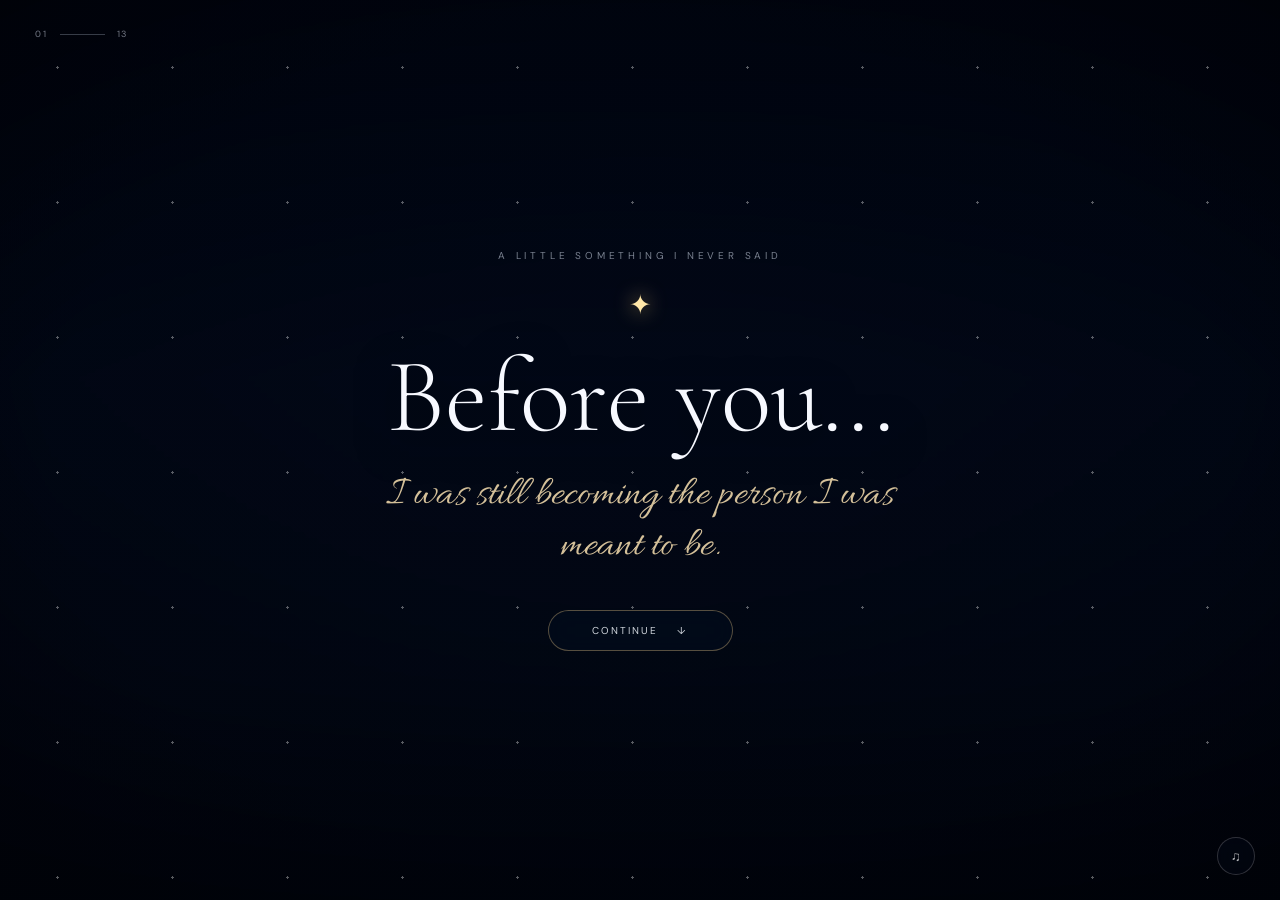
<file: betterme.html>
<!DOCTYPE html>
<html lang="en">
<head>
    <meta charset="UTF-8">
    <meta name="viewport" content="width=device-width, initial-scale=1.0">

    <title>Who I Became Because of You</title>

    <link rel="preconnect" href="https://fonts.googleapis.com">
    <link rel="preconnect" href="https://fonts.gstatic.com" crossorigin>

    <link href="https://fonts.googleapis.com/css2?family=Allura&family=Cormorant+Garamond:wght@300;400;500;600&family=DM+Sans:wght@300;400;500&display=swap" rel="stylesheet">

    <link rel="stylesheet" href="./betterme.css">
</head>

<body>

    <main class="better-me-page">

        <!-- =========================================
             BACKGROUND VIDEO
        ========================================== -->

        <video
            class="background-video"
            autoplay
            muted
            loop
            playsinline
            preload="auto"
        >
            <source src="232408_small.mp4" type="video/mp4">
        </video>

        <!-- Dark cinematic layers -->
        <div class="video-dark"></div>
        <div class="video-vignette"></div>

        <!-- Stars overlay -->
        <div class="stars"></div>

        <!-- =========================================
             TOP PROGRESS
        ========================================== -->

        <div class="page-progress">
            <span class="progress-current">10</span>
            <span class="progress-line"></span>
            <span class="progress-total">10</span>
        </div>


        <!-- =========================================
             SECTION 0 — OPENING
        ========================================== -->

        <section class="story-section opening active">

            <div class="opening-content">

                <div class="tiny-label">
                    A LITTLE SOMETHING I NEVER SAID
                </div>

                <div class="opening-star">
                    ✦
                </div>

                <h1>
                    Before you...
                </h1>

                <p>
                    I was still becoming the person
                    I was meant to be.
                </p>

                <button class="story-button" data-next="fear-1">
                    <span>Continue</span>
                    <span class="arrow">↓</span>
                </button>

            </div>

        </section>


        <!-- =========================================
             SECTION 1 — FEAR 01
        ========================================== -->

        <section class="story-section fear-1">

            <div class="story-content">

                <span class="section-number">
                    01
                </span>

                <h2>
                    I used to be afraid<br>
                    of being too much.
                </h2>

                <div class="gold-line"></div>

                <p>
                    Of feeling too deeply.<br>
                    Of caring too much.<br>
                    Of letting someone see the parts of me
                    I usually kept hidden.
                </p>

                <p class="highlight">
                    But you taught me that the right person
                    won't make me feel ashamed of having a heart.
                </p>

                <button class="story-button next-button">
                    <span>And then...</span>
                    <span class="arrow">↓</span>
                </button>

            </div>

        </section>


        <!-- =========================================
             SECTION 2 — FEAR 02
        ========================================== -->

        <section class="story-section fear-2">

            <div class="story-content">

                <span class="section-number">
                    02
                </span>

                <h2>
                    I used to be afraid<br>
                    of not being enough.
                </h2>

                <div class="gold-line"></div>

                <p>
                    I thought I had to become better,
                    stronger, prettier, smarter,
                    more perfect...
                </p>

                <p class="highlight">
                    But you made me realize
                    that I never needed to become someone else
                    to deserve to be loved.
                </p>

                <button class="story-button next-button">
                    <span>Keep going</span>
                    <span class="arrow">↓</span>
                </button>

            </div>

        </section>


        <!-- =========================================
             SECTION 3 — FEAR 03
        ========================================== -->

        <section class="story-section fear-3">

            <div class="story-content">

                <span class="section-number">
                    03
                </span>

                <h2>
                    Because of you…
                </h2>

                <div class="gold-line"></div>

                <p>
                    I learned that softness is not weakness.
                </p>

                <p>
                    That being vulnerable doesn't make me fragile.
                </p>

                <p class="highlight">
                    You taught me to be gentler with my own heart.
                </p>

                <p class="script-highlight">
                    And somehow, without even trying,
you made me want to become better.
                </p>

                <button class="story-button next-button">
                    <span>Because of you</span>
                    <span class="arrow">↓</span>
                </button>

            </div>

        </section>


        <!-- =========================================
             SECTION 4 — TRANSFORMATION INTRO
        ========================================== -->

        <section class="story-section because">

            <div class="story-content centered">

                <span class="tiny-label">
                    AND SOMEWHERE ALONG THE WAY
                </span>

                <div class="big-star">
                    ✦
                </div>

                <h2>
                    Because of you
                </h2>

                <p class="script-highlight">
                    I started changing.
                </p>

                <button class="story-button next-button">
                    <span>Show me</span>
                    <span class="arrow">↓</span>
                </button>

            </div>

        </section>


        <!-- =========================================
             SECTION 5 — TRANSFORMATION 01
        ========================================== -->

        <section class="story-section transform-1">

            <div class="story-content">

                <span class="section-number">
                    01
                </span>

                <h2>
                    I slowly stopped hiding.
                </h2>

                <div class="gold-line"></div>

                <p>
                    I didn't know how to let someone
                    truly know me.
                </p>

                <p>
                    You showed me that being understood
                    can feel more beautiful than being admired.
                </p>

                <p class="highlight">
                    So I slowly stopped hiding.
                </p>

                <button class="story-button next-button">
                    <span>Next</span>
                    <span class="arrow">↓</span>
                </button>

            </div>

        </section>


        <!-- =========================================
             SECTION 6 — TRANSFORMATION 02
        ========================================== -->

        <section class="story-section transform-2">

            <div class="story-content">

                <span class="section-number">
                    02
                </span>

                <h2>
                   I became braver because you believed in me.
                </h2>

                <div class="gold-line"></div>

                <p>
                    I became softer because you made me feel safe.
                </p>

                <p class="highlight">
                   I learned to dream a little bigger.
                </p>

                <button class="story-button next-button">
                    <span>Next</span>
                    <span class="arrow">↓</span>
                </button>

            </div>

        </section>


        <!-- =========================================
             SECTION 7 — TRANSFORMATION 03
        ========================================== -->

        <section class="story-section transform-3">

            <div class="story-content">

                <span class="section-number">
                    03
                </span>

                <h2>
                    I learned that love<br>
                    could feel peaceful.
                </h2>

                <div class="gold-line"></div>

                <p>
                    I thought love had to be loud,
                    overwhelming, or complicated.
                </p>

                <p>
                    Then you came into my life
                    and showed me that sometimes love is simply...
                </p>

                <p class="script-highlight">
                    feeling safe enough to breathe.
                </p>

                <button class="story-button next-button">
                    <span>Next</span>
                    <span class="arrow">↓</span>
                </button>

            </div>

        </section>


        <!-- =========================================
             SECTION 8 — TRANSFORMATION 04
        ========================================== -->

        <section class="story-section transform-4">

            <div class="story-content">

                <span class="section-number">
                    04
                </span>

                <h2>
                    I learned to notice<br>
                    the little things.
                </h2>

                <div class="gold-line"></div>

                <p>
                    A conversation.<br>
                    A laugh.<br>
                    A message.<br>
                    A moment.<br>
                    A memory.
                </p>

                <p class="highlight">
                    Sometimes a beautiful life
                    is made from thousands
                    of tiny moments.
                </p>

                <button class="story-button next-button">
                    <span>Continue</span>
                    <span class="arrow">↓</span>
                </button>

            </div>

        </section>


        <!-- =========================================
             SECTION 9 — WHO I BECAME
        ========================================== -->

        <section class="story-section became">

            <div class="story-content centered">

                <span class="tiny-label">
                    AND THEN I LOOKED BACK
                </span>

                <h2>
                    Because I loved you...
                </h2>

                <div class="became-list">

                    <div>
                        <span>01</span>
                        <strong>I became softer.</strong>
                    </div>

                    <div>
                        <span>02</span>
                        <strong>I became stronger.</strong>
                    </div>

                    <div>
                        <span>03</span>
                        <strong>I became more hopeful.</strong>
                    </div>

                    <div>
                        <span>04</span>
                        <strong>I became more grateful.</strong>
                    </div>

                </div>

                <button class="story-button next-button">
                    <span>There's more</span>
                    <span class="arrow">↓</span>
                </button>

            </div>

        </section>


        <!-- =========================================
             SECTION 10 — DEEPEST MESSAGE
        ========================================== -->

        <section class="story-section realization">

            <div class="realization-content">

                <p>
                    You may never know how much
                    you changed me.
                </p>

                <p>
                    You may never realize how many times
                    your presence made a difficult day lighter.
                </p>

                <p>
                    You may never know how many times
                    your words stayed with me
                    long after our conversations ended.
                </p>

                <p>
                    You may never know that sometimes,
                    simply thinking about you
                    gave me a reason to smile.
                </p>

                <p>
                    And maybe you'll never fully understand
                    how much of the person I am today
                    was shaped by the love I found with you.
                </p>

                <p class="final-small">
                    But I know.
                </p>

                <p class="final-gratitude">
                    And I will always be grateful for it.
                </p>

                <button class="story-button next-button">
                    <span>One last thing</span>
                    <span class="arrow">↓</span>
                </button>

            </div>

        </section>


        <!-- =========================================
             SECTION 11 — SUNRISE
        ========================================== -->

        <section class="story-section sunrise">

            <div class="sunrise-content">

                <span class="tiny-label">
                    THE SUN ALWAYS RISES
                </span>

                <h2>
                    I don't think you came into my life
                    to change me.
                </h2>

                <p>
                    You simply loved me,
                    understood me,
                    stayed with me,
                    and somehow...
                    I began changing on my own.
                </p>

                <div class="qualities">

                    <span>More patient.</span>
                    <span>More hopeful.</span>
                    <span>More courageous.</span>
                    <span>More willing to dream.</span>
                    <span>More willing to love.</span>

                </div>

                <p class="proud">
                    And I became someone
                    I am proud to be.
                </p>

                <button class="story-button next-button">
                    <span>And then I realized...</span>
                    <span class="arrow">↓</span>
                </button>

            </div>

        </section>


        <!-- =========================================
             SECTION 12 — FINAL REALIZATION
        ========================================== -->

        <section class="story-section final-realization">

            <div class="final-content">

                <div class="final-star">
                    ✦
                </div>

                <p class="and-then">
                    And then I realized...
                </p>

                <h1>
                    I don't just love you
                    for who you are.
                </h1>

                <div class="gold-line"></div>

                <h2>
                    I love who I became
                    while loving you.
                </h2>

                <a
                    href="./birthday.html"
                    class="continue-button"
                    id="continueButton"
                >
                    <span>Continue</span>
                    <span>→</span>
                </a>

            </div>

        </section>


        <!-- =========================================
             SOUND TOGGLE
        ========================================== -->

        <button
            class="sound-button"
            id="soundButton"
            aria-label="Toggle sound"
        >
            ♫
        </button>

    </main>

    <script src="./betterme.js"></script>

</body>
</html>
</file>
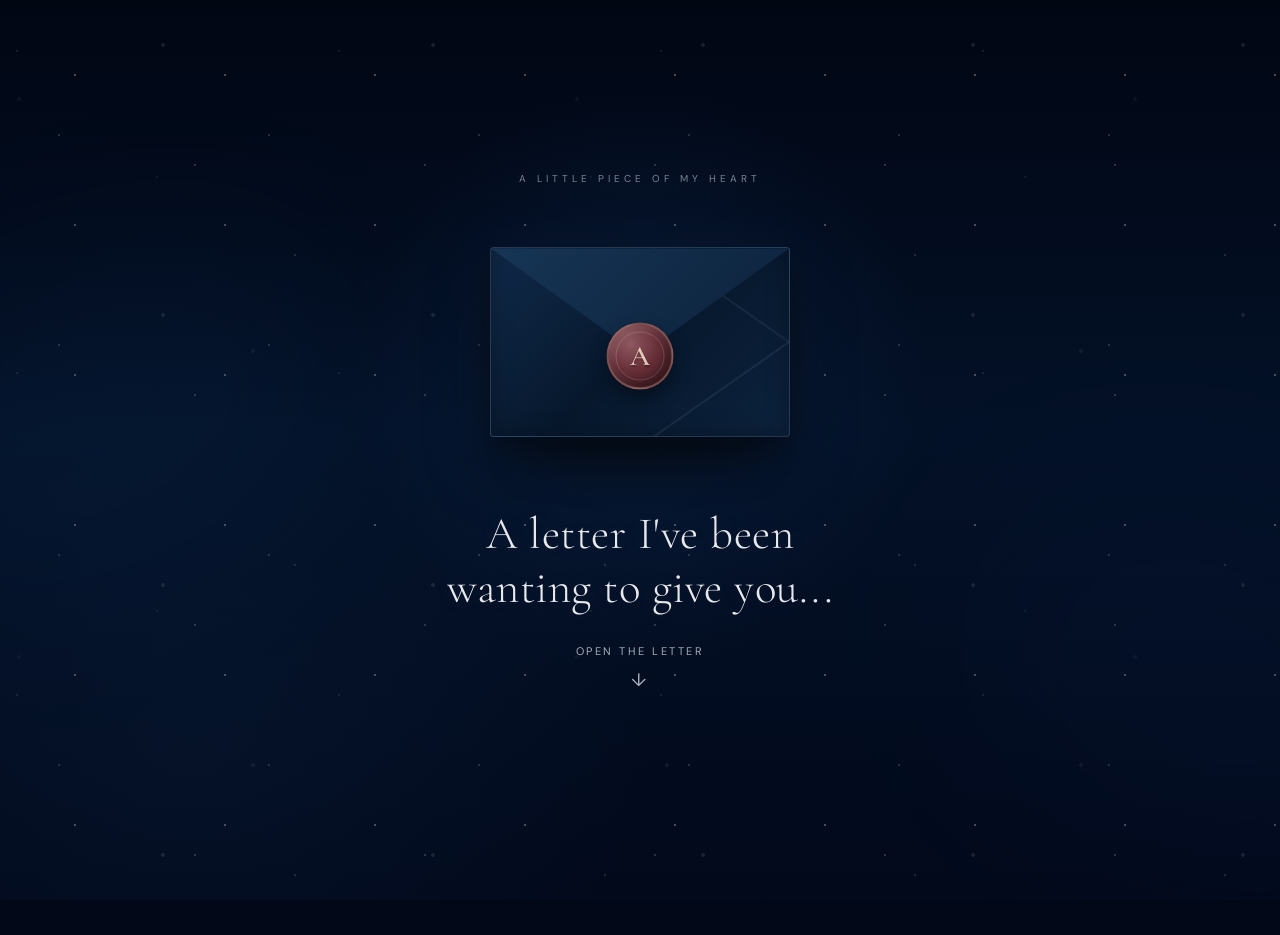
<file: letter.html>
<!DOCTYPE html>
<html lang="en">
<head>
    <meta charset="UTF-8">
    <meta name="viewport" content="width=device-width, initial-scale=1.0, viewport-fit=cover">

    <title>The Love Letter</title>

    <!-- Google Fonts -->
    <link rel="preconnect" href="https://fonts.googleapis.com">
    <link rel="preconnect" href="https://fonts.gstatic.com" crossorigin>

    <link href="https://fonts.googleapis.com/css2?family=Allura&family=Cormorant+Garamond:wght@300;400;500;600&family=DM+Sans:wght@300;400&display=swap" rel="stylesheet">

    <link rel="stylesheet" href="letter.css">
</head>

<body>

    <!-- =========================================================
         BACKGROUND
    ========================================================== -->

    <div class="space">

        <div class="stars"></div>
        <div class="stars stars-two"></div>
        <div class="stars stars-three"></div>

        <div class="nebula nebula-one"></div>
        <div class="nebula nebula-two"></div>

        <canvas id="particleCanvas"></canvas>

    </div>


    <!-- =========================================================
         MAIN EXPERIENCE
    ========================================================== -->

    <main class="letter-page">

        <!-- INTRO -->
        <section class="intro-screen" id="introScreen">

            <div class="intro-content">

                <div class="tiny-label">
                    A little piece of my heart
                </div>

                <!-- Envelope -->
                <div class="envelope-wrapper" id="envelopeWrapper">

                    <div class="envelope-shadow"></div>

                    <div class="envelope" id="envelope">

                        <!-- Envelope body -->
                        <div class="envelope-body">

                            <div class="envelope-paper"></div>

                            <!-- Envelope flap -->
                            <div class="envelope-flap"></div>

                            <!-- Wax seal -->
                            <div class="wax-seal">
                                <!-- CHANGE H TO HIS INITIAL -->
                                <span>A</span>
                            </div>

                        </div>

                    </div>

                </div>


                <div class="intro-text">

                    <h1>
                        A letter I've been<br>
                        wanting to give you...
                    </h1>

                    <button class="open-button" id="openButton">

                        <span>Open the letter</span>

                        <span class="button-arrow">↓</span>

                    </button>

                </div>

            </div>

        </section>


        <!-- =====================================================
             LETTER SCREEN
        ====================================================== -->

        <section class="letter-screen" id="letterScreen">

            <div class="letter-stage">

                <!-- Envelope behind paper -->
                <div class="opened-envelope" id="openedEnvelope">

                    <div class="opened-envelope-back"></div>

                </div>


                <!-- Paper -->
                <article class="paper" id="paper">

                    <div class="paper-texture"></div>

                    <div class="paper-content">

                        <!-- Top ornament -->
                        <div class="paper-ornament">
                            ✦
                        </div>


                        <!-- Greeting -->
                        <div class="letter-greeting">
                            My love,
                        </div>


                        <!-- SECTION 1 -->
                        <section class="letter-section">

                            <h2>
                                How it started
                            </h2>

                            <div class="section-line"></div>

                            <p class="typewriter">
                                I still remember how something so simple slowly
                                became something so important to me. I never knew
                                that one person could quietly become such a beautiful
                                part of my everyday life.
                            </p>

                        </section>


                        <!-- SECTION 2 -->
                        <section class="letter-section">

                            <h2>
                                What you mean to me
                            </h2>

                            <div class="section-line"></div>

                            <p class="typewriter">
                                You are more than someone I love. You are someone
                                who makes ordinary days feel warmer, difficult days
                                feel lighter, and beautiful moments feel even more
                                beautiful simply because I get to share them with you.
                            </p>

                        </section>


                        <!-- SECTION 3 -->
                        <section class="letter-section">

                            <h2>
                                Things I've never said enough
                            </h2>

                            <div class="section-line"></div>

                            <p class="typewriter">
                                Thank you for being you. Thank you for the little
                                things you probably don't even realize I notice.
                                Thank you for the moments that became memories,
                                and for all the times your presence made my heart
                                feel at home.
                            </p>

                        </section>


                        <!-- SECTION 4 -->
                        <section class="letter-section">

                            <h2>
                                The way I see you
                            </h2>

                            <div class="section-line"></div>

                            <p class="typewriter">
                                 I wish, just once, you could see yourself through my eyes.
        You would see someone worth believing in, someone worth
        being proud of, someone with a heart more beautiful than
        he probably realizes. I see your strength, but I also see
        the parts of you that get tired, uncertain, or afraid.
        And none of those parts make me love you less. They make
        you human. They make you real. And they make me want to
        stand beside you even more.
                            </p>

                        </section>


                        <!-- SECTION 5 -->
                        <section class="letter-section">

                            <h2>
                                What I promise
                            </h2>

                            <div class="section-line"></div>

                            <p class="typewriter">
                                I promise to keep choosing you, especially in the ordinary
        moments. Not only when everything feels beautiful, but when
        life becomes complicated, quiet, frustrating, or uncertain.
        I promise to keep appreciating the person you are and to
        keep learning the person you are becoming. I promise to
        celebrate your victories, support your dreams, listen to
        your worries, and remind you of your worth whenever you
        forget it yourself.
                            </p>

                        </section>
<section class="letter-section">

    <h2>
        My prayer for you
    </h2>

    <div class="section-line"></div>

    <p class="typewriter">
        On your birthday, one of my deepest prayers is that you are
        always protected, guided, and surrounded by goodness. May
        every door that is meant for you open at the right time.
        May the things that are not meant for you leave without
        taking away your peace. May your heart remain soft, your
        dreams remain alive, and your path be filled with blessings.
        And wherever life takes you, I pray you always have a reason
        to believe that beautiful things are still waiting for you.Allah bless you with everything
    </p>

</section>

<section class="letter-section">

    <h2>
        On your birthday
    </h2>

    <div class="section-line"></div>

    <p class="typewriter">
        Today is your birthday, but somehow I feel like I am the one
        who has received the gift. Because the world gave me you.
        And no matter how many birthdays come and go, I hope you
        always remember that somewhere in this world there is a
        heart that is endlessly grateful that you exist. I hope this
        little letter reminds you of how loved you are, how deeply
        you are appreciated, and how much more beautiful life feels
        simply because you are a part of mine.
    </p>

</section>

                        <!-- Signature -->
                        <div class="signature-area">

                            <p class="signature-text">
                                Yours, always.
                            </p>

                            <div class="signature-line"></div>

                        </div>


                        <!-- Final message -->
                        <div class="final-message" id="finalMessage">

                            <div class="final-star">✦</div>

                            <h3>
                                Happy Birthday, my love.
                            </h3>

                            <p>
                                But I'm not done yet.
                            </p>

                            <button id="continueButton">
                                <span>There's one more thing</span>
                                <span>→</span>
                            </button>

                        </div>

                    </div>

                </article>

            </div>

        </section>

    </main>


    <!-- =========================================================
         GOLDEN TRANSITION
    ========================================================== -->

    <div class="gold-transition" id="goldTransition"></div>


    <script src="letter.js"></script>

</body>
</html>
</file>
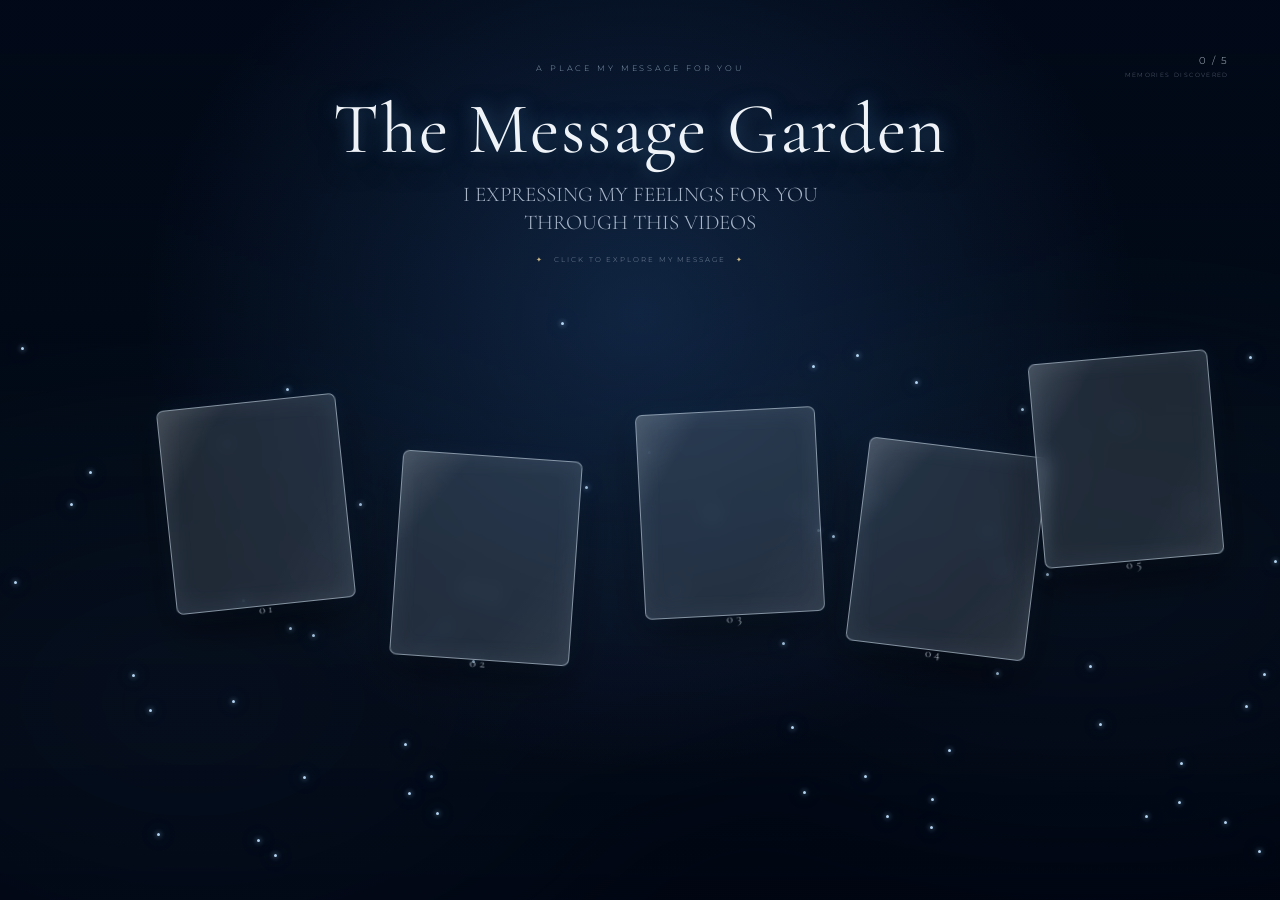
<file: message.html>
<!DOCTYPE html>
<html lang="en">

<head>
    <meta charset="UTF-8">
    <meta name="viewport" content="width=device-width, initial-scale=1.0, viewport-fit=cover">

    <title>The Message Garden</title>

    <!-- Google Fonts -->
    <link rel="preconnect" href="https://fonts.googleapis.com">
    <link rel="preconnect" href="https://fonts.gstatic.com" crossorigin>

    <link href="https://fonts.googleapis.com/css2?family=Cormorant+Garamond:wght@300;400;500;600&family=Montserrat:wght@300;400;500&display=swap"
    rel="stylesheet">

    <!-- External CSS -->
    <link rel="stylesheet" href="message.css">

</head>

<body>

    <!-- ========================================================
    BACKGROUND VIDEO
    ======================================================== -->

    <div class="video-container">

        <video
        id="gardenVideo"
        class="garden-video"
        autoplay
        muted
        loop
        playsinline
        preload="auto">

        <source src="./9793521-uhd_3840_2160_25fps.mp4" type="video/mp4">

    </video>

</div>


<!-- ========================================================
ATMOSPHERE
======================================================== -->

<div class="blue-atmosphere"></div>

<div class="mist-layer"></div>

<div id="fireflies" class="fireflies"></div>


<!-- ========================================================
INTRO TITLE
======================================================== -->

<header id="gardenHeader" class="garden-header">

    <div class="eyebrow">
        A PLACE MY MESSAGE FOR YOU
    </div>

    <h1>
        The Message Garden
    </h1>

    <p>
        I EXPRESSING MY FEELINGS FOR YOU<br>
        THROUGH THIS VIDEOS
    </p>

    <div class="scroll-hint">
        <span>✦</span>
        CLICK TO EXPLORE MY MESSAGE
        <span>✦</span>
    </div>

</header>


<!-- ========================================================
MEMORY COUNTER
======================================================== -->

<div class="memory-counter">

    <span id="memoryNumber">0</span>

    <span>/</span>

    <span id="memoryTotal">5</span>

    <small>
        MEMORIES DISCOVERED
    </small>

</div>


<!-- ========================================================
MEMORY GARDEN
======================================================== -->

<main id="garden" class="garden">


    <!-- ====================================================
    MEMORY 1
    ==================================================== -->

    <button
    class="memory memory-1"
    data-index="1"
    data-title="HBD My Beta"
    data-caption="Happy birthday, my love. I will always be grateful that on this particular day, the world became a little brighter because you arrived in it.The world may see your birthday as another date on the calendar, but to me, it is the anniversary of the day someone who would become incredibly precious to me was born.
"
    data-song="./song1.mp3"
    aria-label="Memory one">

    <div class="frame">

        <div class="photo">

            <video
            class="memory-video"
            autoplay
            muted
            loop
            playsinline
            preload="auto">

            <source src="./video1.mp4" type="video/mp4">

        </video>

    </div>

    <div class="glass-reflection"></div>

</div>

<div class="memory-number">
    01
</div>

<div class="flower">
    <span>✿</span>
</div>

</button>


<!-- ====================================================
MEMORY 2
==================================================== -->

<button
class="memory memory-2"
data-index="2"
data-title="I am greatful"
data-caption="You may never know how many ordinary days became beautiful simply because you were somewhere inside them.You may never know how many ordinary days became beautiful simply because you were somewhere inside them.Sometimes “thank you” feels far too small for everything your presence has meant to my heart. Of all the unexpected blessings life has placed in my path, finding you is one I will never stop being grateful for.
"
data-song="./song2.mp3"
aria-label="Memory two">

<div class="frame">

    <div class="photo">

        <video
        class="memory-video"
        autoplay
        muted
        loop
        playsinline
        preload="auto">

        <source src="./video2.mp4" type="video/mp4">

    </video>

</div>

<div class="glass-reflection"></div>

</div>

<div class="memory-number">
    02
</div>

<div class="flower">
    <span>✿</span>
</div>

</button>


<!-- ====================================================
MEMORY 3
==================================================== -->

<button
class="memory memory-3"
data-index="3"
data-title="My Love For You"
data-caption="You have become part of so many of my thoughts, hopes, prayers, and little moments that sometimes I wonder how my life ever felt complete without knowing you.I don't know how many ways there are to say ‘I love you,’ but I know that every version of those words still feels smaller than what I actually carry for you.
"
data-song="./song5.mp3"
aria-label="Memory three">

<div class="frame">

    <div class="photo">

        <video
        class="memory-video"
        autoplay
        muted
        loop
        playsinline
        preload="auto">

        <source src="./video3.mp4" type="video/mp4">

    </video>

</div>

<div class="glass-reflection"></div>

</div>

<div class="memory-number">
    03
</div>

<div class="flower">
    <span>✿</span>
</div>

</button>


<!-- ====================================================
MEMORY 4
==================================================== -->

<button
class="memory memory-4"
data-index="4"
data-title="Bless You With Everything"
data-caption="May Allah bless you with all the respect , love ,peace , success ,good health , wealth and everything . My jaan, you deserve everything . 
"
data-song="./song4.mp3"
aria-label="Memory four">

<div class="frame">

    <div class="photo">

        <video
        class="memory-video"
        autoplay
        muted
        loop
        playsinline
        preload="auto">

        <source src="./video4.mp4" type="video/mp4">

    </video>

</div>

<div class="glass-reflection"></div>

</div>

<div class="memory-number">
    04
</div>

<div class="flower">
    <span>✿</span>
</div>

</button>


<!-- ====================================================
MEMORY 5
==================================================== -->

<button
class="memory memory-5"
data-index="5"
data-title="Happiest Birthday My Januuu"
data-caption="And if there is one thing I hope you carry with you from this birthday, let it be this:
You are deeply loved.
Not because of what you achieve.
Not because of what you can give.
Not because of how perfect your life becomes.
Simply because you are you.
Happy birthday, my love. ❤️
I am so grateful you were born—and even more grateful that, in this enormous world, somehow, I found you.
"
data-song="./song3.mp3"
aria-label="Memory five">

<div class="frame">

    <div class="photo">

        <video
        class="memory-video"
        autoplay
        muted
        loop
        playsinline
        preload="auto">

        <source src="./video5.mp4" type="video/mp4">

    </video>

</div>

<div class="glass-reflection"></div>

</div>

<div class="memory-number">
    05
</div>

<div class="flower">
    <span>✿</span>
</div>

</button>


</main>


<!-- ========================================================
MEMORY DETAIL OVERLAY
======================================================== -->

<section id="memoryViewer" class="memory-viewer">

    <button
    id="closeMemory"
    class="close-memory"
    aria-label="Close memory">

    ×

</button>


<div class="viewer-content">


    <div class="viewer-photo">

        <video
        id="viewerVideo"
        class="viewer-memory-video"
        autoplay
        muted
        loop
        playsinline
        preload="auto">

    </video>

</div>


<div class="viewer-text">

    <div class="viewer-small">
        MEMORY
    </div>

    <h2 id="viewerTitle"></h2>

    <div class="gold-line"></div>

    <p id="viewerCaption"></p>


    <div class="music-status">

        <span class="music-dot"></span>

        <span id="musicText">
            A song for this message
        </span>

    </div>

</div>

</div>

</section>


<!-- ========================================================
FINAL MESSAGE
======================================================== -->

<section id="finalMessage" class="final-message">

    <div class="final-stars">
        ✦
    </div>

    <p class="final-small">
        AND EVERYTHING
    </p>

    <h2>
        somehow led me<br>
        here.
    </h2>

    <div class="final-line"></div>

    <p class="final-description">
        And the beautiful thing is...<br>
        <span>
            my wish isn't finished yet.
        </span>
    </p>

    <a
    href="./ heart.html"
    class="continue-button">

    MY WISH CONTINUES

    <span>
        →
    </span>

</a>

</section>


<!-- ========================================================
AUDIO
======================================================== -->

<audio
id="memoryAudio"
preload="auto">
</audio>


<!-- ========================================================
JAVASCRIPT
======================================================== -->

<script src="message.js"></script>

</body>

</html>
</file>
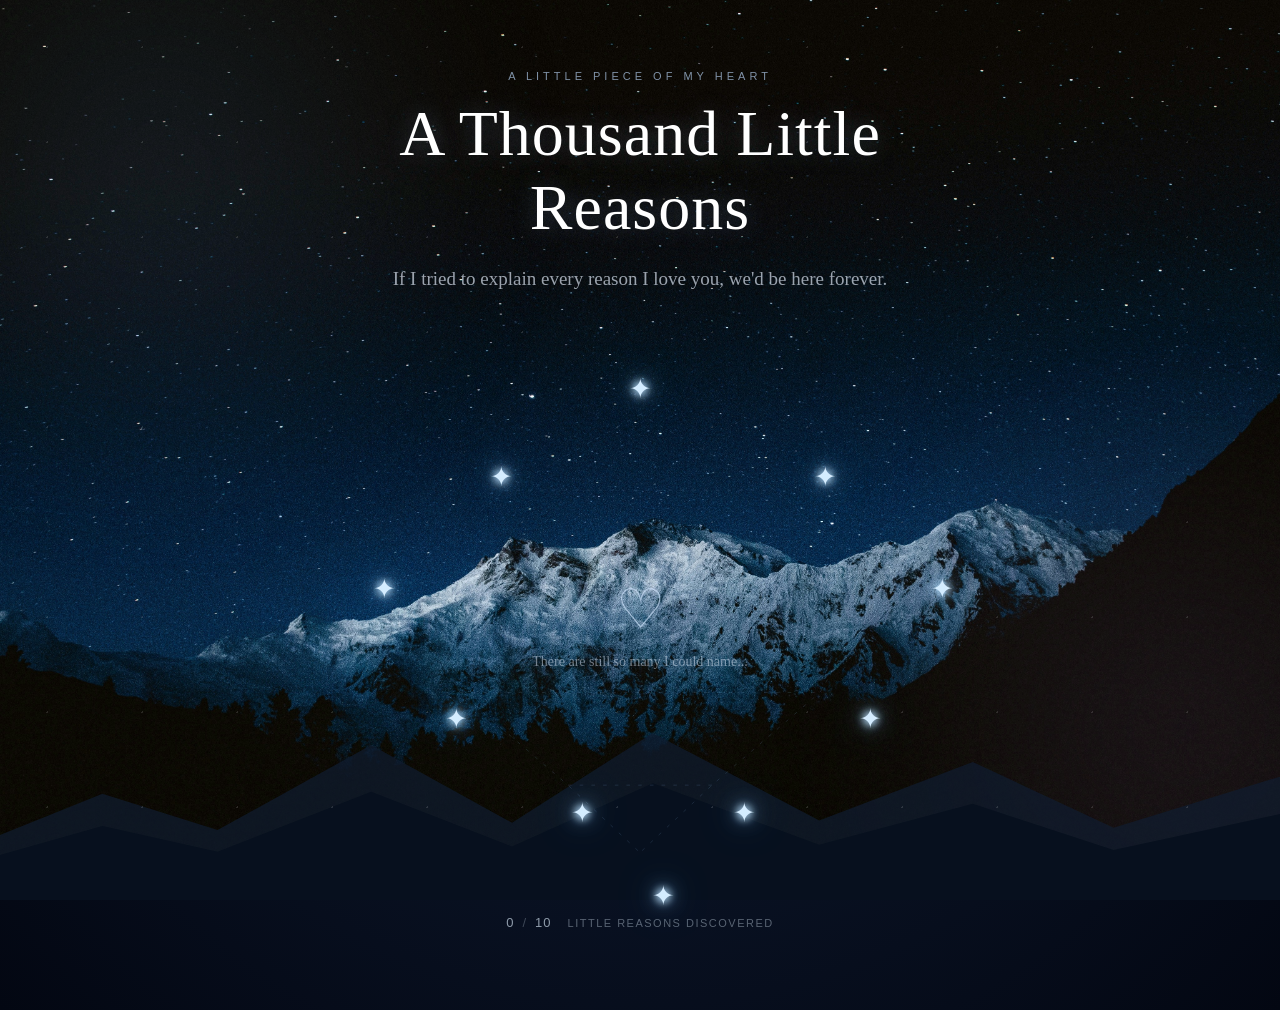
<file: reasons.html>
<!DOCTYPE html>
<html lang="en">
<head>
    <meta charset="UTF-8">
    <meta name="viewport" content="width=device-width, initial-scale=1.0">

    <title>A Thousand Little Reasons</title>

    <link rel="stylesheet" href="reasons.css">
</head>

<body>

    <!-- =====================================================
         BACKGROUND IMAGE (added)
    ====================================================== -->

    <div class="bg-image-container">
        <img 
            src="./haseeb-jamil-3s85IxVDyXE-unsplash.jpg" 
            alt="Background" 
            class="bg-image"
        >
    </div>

    <!-- =====================================================
         BACKGROUND
    ====================================================== -->

    <div class="background">

        <div class="nebula nebula-one"></div>
        <div class="nebula nebula-two"></div>

        <div class="mountain mountain-back"></div>
        <div class="mountain mountain-front"></div>

        <div class="stars-background"></div>

    </div>


    <!-- =====================================================
         MAIN PAGE
    ====================================================== -->

    <main class="reasons-page">

        <header class="page-header">

            <p class="eyebrow">
                A little piece of my heart
            </p>

            <h1>
                A Thousand Little Reasons
            </h1>

            <p class="subtitle">
                If I tried to explain every reason I love you,
                we'd be here forever.
            </p>

        </header>


        <!-- =================================================
             CONSTELLATION
        ================================================== -->

        <section
            class="constellation"
            id="constellation"
            aria-label="Reasons constellation"
        >

            <!-- Connecting lines -->

            <svg
                class="constellation-lines"
                viewBox="0 0 1000 700"
                preserveAspectRatio="none"
                aria-hidden="true"
            >

                <path d="M500 100 L350 190 L230 300 L300 430 L420 540 L500 620"/>
                <path d="M500 100 L650 190 L770 300 L700 430 L580 540 L500 620"/>
                <path d="M350 190 L650 190"/>
                <path d="M230 300 L770 300"/>
                <path d="M300 430 L700 430"/>
                <path d="M420 540 L580 540"/>

            </svg>


            <!-- =================================================
                 TEN REASON STARS
            ================================================== -->

            <button
                class="reason-star star-1"
                data-reason="You became a part of my life before I even realized
    how much I needed you in it."
                aria-label="Reason one"
            >
                <span>✦</span>
            </button>


            <button
                class="reason-star star-2"
                data-reason="Even on difficult days, a little thought of you
    can make everything feel softer."
                aria-label="Reason two"
            >
                <span>✦</span>
            </button>


            <button
                class="reason-star star-3"
                data-reason="Somehow, you can make me smile without even knowing
    that you did it."
                aria-label="Reason three"
            >
                <span>✦</span>
            </button>


            <button
                class="reason-star star-4"
                data-reason="You remind me that love can feel like comfort,
    friendship, laughter, and home all at once."
                aria-label="Reason four"
            >
                <span>✦</span>
            </button>


            <button
                class="reason-star star-5"
                data-reason="You make ordinary moments feel like memories I want to keep forever."
                aria-label="Reason five"
            >
                <span>✦</span>
            </button>


            <button
                class="reason-star star-6"
                data-reason="You somehow know when I need comfort before I know how to ask for it."
                aria-label="Reason six"
            >
                <span>✦</span>
            </button>


            <button
                class="reason-star star-7"
                data-reason="Your dreams matter to me, and I want to see you
    achieve the things your heart quietly wishes for."
                aria-label="Reason seven"
            >
                <span>✦</span>
            </button>


            <button
                class="reason-star star-8"
                data-reason=" I hope that when life becomes heavy,
    you remember that you never have to carry everything alone."
                aria-label="Reason eight"
            >
                <span>✦</span>
            </button>


            <button
                class="reason-star star-9"
                data-reason="If I could relive certain moments of my life,
    I would choose the ones that had you in them."
                aria-label="Reason nine"
            >
                <span>✦</span>
            </button>


            <button
                class="reason-star star-10"
                data-reason="Somehow, after everything, my heart still finds its safest place in you."
                aria-label="Reason ten"
            >
                <span>✦</span>
            </button>


            <!-- Center -->

            <div
                class="constellation-center"
                id="constellationCenter"
            >

                <div class="center-heart">
                    ♡
                </div>

                <p>
                    There are still so many
                    I could name...
                </p>

            </div>

        </section>


        <!-- =================================================
             REASON MESSAGE
        ================================================== -->

        <div
            class="reason-message"
            id="reasonMessage"
            aria-live="polite"
        >

            <div class="message-glow"></div>

            <div class="message-star">
                ✦
            </div>

            <p id="reasonText"></p>

        </div>


        <!-- =================================================
             PROGRESS
        ================================================== -->

        <div class="progress">

            <span id="openedCount">
                0
            </span>

            <span class="progress-divider">
                /
            </span>

            <span>
                10
            </span>

            <span class="progress-label">
                little reasons discovered
            </span>

        </div>


        <!-- =================================================
             FINAL MESSAGE
        ================================================== -->

        <section
            class="final-message"
            id="finalMessage"
        >

            <div class="final-star">
                ✦
            </div>

            <h2>
                You could give me<br>
                a thousand stars...
            </h2>

            <p>
                I'd still choose you.
            </p>

            <div class="final-heart">
                ♡
            </div>

        </section>


        <!-- =================================================
             NEXT PAGE
        ================================================== -->

        <div
            class="next-container"
            id="nextContainer"
        >

            <button
                class="next-button"
                id="nextButton"
            >

                <span>
                    Continue
                </span>

                <span class="arrow">
                    →
                </span>

            </button>

        </div>

    </main>


    <script src="reasons.js"></script>

</body>
</html>
</file>
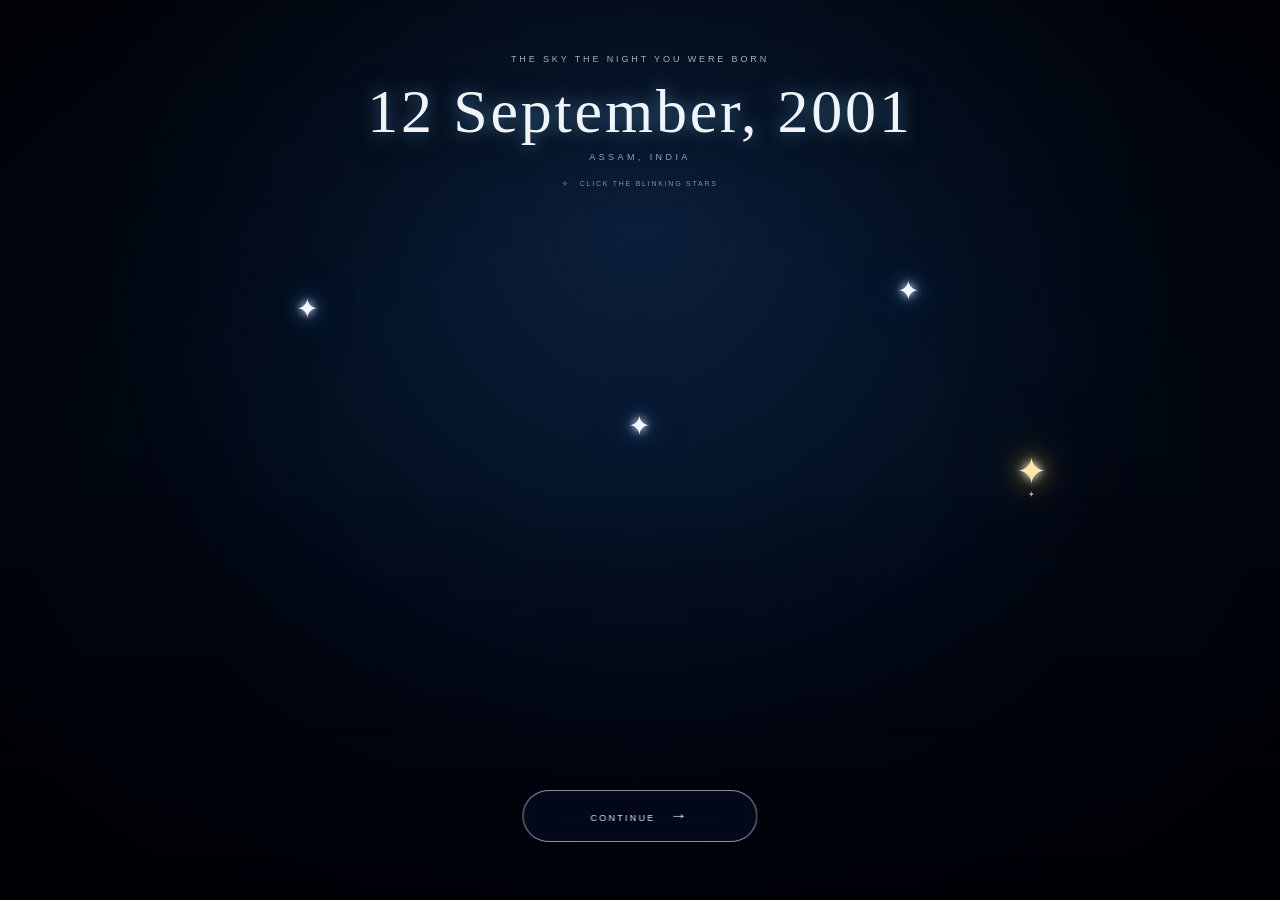
<file: starmap.html>
<!DOCTYPE html>
<html lang="en">

<head>

    <meta charset="UTF-8">

    <meta
        name="viewport"
        content="width=device-width, initial-scale=1.0, viewport-fit=cover"
    >

    <title>The Sky The Night You Were Born</title>

    <link
        rel="stylesheet"
        href="starmap.css"
    >

</head>


<body>


    <!-- =====================================================
         BACKGROUND VIDEO
    ====================================================== -->

    <div class="background">

        <video
            id="skyVideo"
            class="background-video"
            autoplay
            muted
            loop
            playsinline
            preload="auto"
        >

            <source
                src="./Untitled design (4).mp4"
                type="video/mp4"
            >

        </video>

    </div>


    <!-- Cinematic overlays -->

    <div class="blue-overlay"></div>

    <div class="top-gradient"></div>

    <div class="bottom-gradient"></div>

    <div class="vignette"></div>


    <!-- =====================================================
         MAIN SCENE
    ====================================================== -->

    <main
        id="skyScene"
        class="sky-scene"
    >


        <!-- HEADER -->

        <header class="sky-header">

            <div class="small-heading">
                THE SKY THE NIGHT YOU WERE BORN
            </div>


            <h1>
                12 September, 2001
            </h1>


            <div class="location">
                ASSAM, INDIA
            </div>


            <div class="drag-hint">

                <span>✧</span>

                CLICK THE BLINKING STARS

            </div>

        </header>


        <!-- =================================================
             CONSTELLATION 1
        ================================================== -->

        <button
            class="constellation constellation-one"
            data-name="The Wanderer"
            data-text="For someone whose presence can make even an ordinary night feel like an adventure."
        >

            <span class="star-symbol">
                ✦
            </span>

            <span class="star-label">
                THE WANDERER
            </span>

        </button>


        <!-- =================================================
             CONSTELLATION 2
        ================================================== -->

        <button
            class="constellation constellation-two"
            data-name="The Dreamer"
            data-text="A little collection of stars for all the dreams, journeys and beautiful moments still waiting for you."
        >

            <span class="star-symbol">
                ✦
            </span>

            <span class="star-label">
                THE DREAMER
            </span>

        </button>


        <!-- =================================================
             CONSTELLATION 3
        ================================================== -->

        <button
            class="constellation constellation-three"
            data-name="The Guiding Light"
            data-text="Some lights don't simply shine. They make you feel like you've found your way home."
        >

            <span class="star-symbol">
                ✦
            </span>

            <span class="star-label">
                THE GUIDING LIGHT
            </span>

        </button>


        <!-- =================================================
             SPECIAL STAR
        ================================================== -->

        <button
            id="specialStar"
            class="special-star"
            aria-label="A special star"
        >

            <span>✦</span>

            <div class="special-label">
                ✦
            </div>

        </button>


        <!-- =================================================
             CONSTELLATION INFO
        ================================================== -->

        <section
            id="infoCard"
            class="info-card"
        >

            <button
                id="closeInfo"
                class="close-info"
            >
                ×
            </button>


            <div class="info-line">
                CONSTELLATION
            </div>


            <h2 id="infoTitle"></h2>


            <p id="infoText"></p>

        </section>


        <!-- =================================================
             SPECIAL LOVE MESSAGE
        ================================================== -->

        <section
            id="loveMessage"
            class="love-message"
        >

            <div class="love-star">
                ✦
            </div>


            <div class="love-line"></div>


            <p>

                <span>
                    Out of all these stars…
                </span>

                <br>

                somehow the universe decided
                <br>

                to give me you.

            </p>


            <div class="heart">
                ♥
            </div>

        </section>


        <!-- =================================================
             CONTINUE
        ================================================== -->

        <button
            id="continueButton"
            class="continue-button"
        >

            <span>
                CONTINUE
            </span>

            <strong>
                →
            </strong>

        </button>


    </main>


    <script src="starmap.js"></script>

</body>

</html>
</file>
<file: betterme.css>
/* ============================================================
   ROOT
============================================================ */

:root {

    --deep-space: #020714;
    --space-blue: #07152e;
    --blue: #1c65b8;
    --bright-blue: #55b9ff;

    --gold: #f4c76b;
    --gold-light: #ffe7a8;

    --white: #f7f9ff;
    --soft-white: rgba(247, 249, 255, .78);

    --serif: "Cormorant Garamond", serif;
    --script: "Allura", cursive;
    --sans: "DM Sans", sans-serif;
}


/* ============================================================
   RESET
============================================================ */

* {
    margin: 0;
    padding: 0;
    box-sizing: border-box;
}

html,
body {
    width: 100%;
    height: 100%;
    overflow: hidden;
    background: #020714;
    color: var(--white);
}


/* ============================================================
   MAIN PAGE
============================================================ */

.better-me-page {

    position: relative;

    width: 100vw;
    height: 100vh;

    overflow: hidden;

    background: #020714;

    font-family: var(--sans);
}


/* ============================================================
   BACKGROUND VIDEO
============================================================ */

.background-video {

    position: fixed;

    inset: 0;

    width: 100%;
    height: 100%;

    object-fit: cover;

    object-position: center;

    z-index: 0;

    filter:
        brightness(.68)
        saturate(.85)
        contrast(1.05);

    transform: scale(1.03);

    transition:
        filter 4s ease,
        transform 8s ease;
}


/* ============================================================
   VIDEO DARKNESS
============================================================ */

.video-dark {

    position: fixed;

    inset: 0;

    z-index: 1;

    pointer-events: none;

    background:
        linear-gradient(
            180deg,
            rgba(0, 4, 15, .78) 0%,
            rgba(2, 10, 27, .35) 42%,
            rgba(2, 7, 18, .55) 75%,
            rgba(0, 3, 10, .92) 100%
        );

    transition:
        background 4s ease;
}


/* ============================================================
   VIGNETTE
============================================================ */

.video-vignette {

    position: fixed;

    inset: 0;

    z-index: 2;

    pointer-events: none;

    background:
        radial-gradient(
            ellipse at center,
            transparent 25%,
            rgba(0, 3, 12, .25) 65%,
            rgba(0, 2, 8, .85) 100%
        );
}


/* ============================================================
   STARS
============================================================ */

.stars {

    position: fixed;

    inset: 0;

    z-index: 3;

    pointer-events: none;

    opacity: .38;

    background-image:
        radial-gradient(
            circle,
            rgba(255,255,255,.9) 0 1px,
            transparent 1.4px
        );

    background-size:
        115px 135px;

    animation:
        starsMove 55s linear infinite;
}

@keyframes starsMove {

    from {
        transform: translateY(0);
    }

    to {
        transform: translateY(-100px);
    }
}


/* ============================================================
   PROGRESS
============================================================ */

.page-progress {

    position: fixed;

    top: 28px;
    left: 35px;

    z-index: 300;

    display: flex;

    align-items: center;

    gap: 12px;

    font-family: var(--sans);

    font-size: 9px;

    letter-spacing: .2em;

    color: rgba(230,240,255,.5);

    pointer-events: none;
}

.progress-line {

    width: 45px;
    height: 1px;

    background:
        rgba(220,235,255,.25);
}


/* ============================================================
   STORY SECTIONS
============================================================ */

.story-section {

    position: absolute;

    inset: 0;

    z-index: 20;

    display: flex;

    align-items: center;

    justify-content: center;

    padding: 40px;

    text-align: center;

    opacity: 0;

    visibility: hidden;

    pointer-events: none;

    transform: scale(1.025);

    transition:
        opacity 1.4s ease,
        visibility 1.4s ease,
        transform 2s cubic-bezier(.2,.7,.2,1);
}

.story-section.active {

    opacity: 1;

    visibility: visible;

    pointer-events: auto;

    transform: scale(1);
}


/* ============================================================
   CONTENT
============================================================ */

.story-content {

    position: relative;

    width: min(720px, 92vw);

    padding: 35px;

    transform: translateY(35px);

    opacity: 0;

    transition:
        opacity 1.3s ease .25s,
        transform 1.5s ease .25s;
}

.story-section.active .story-content {

    opacity: 1;

    transform: translateY(0);
}

.story-content.centered {

    text-align: center;
}


/* ============================================================
   OPENING
============================================================ */

.opening-content {

    max-width: 750px;

    padding: 35px;

    transform: translateY(35px);

    opacity: 0;

    transition:
        opacity 1.8s ease,
        transform 1.8s ease;
}

.opening.active .opening-content {

    opacity: 1;

    transform: translateY(0);
}

.tiny-label {

    margin-bottom: 25px;

    font-family: var(--sans);

    font-size: 10px;

    letter-spacing: .38em;

    color:
        rgba(220,230,245,.55);
}

.opening-star {

    margin-bottom: 25px;

    font-size: 27px;

    color: var(--gold-light);

    text-shadow:
        0 0 20px rgba(255,210,120,.75);

    animation:
        floatStar 3s ease-in-out infinite;
}

@keyframes floatStar {

    0%,
    100% {
        transform: translateY(0);
        opacity: .7;
    }

    50% {
        transform: translateY(-8px);
        opacity: 1;
    }
}

.opening h1 {

    font-family: var(--serif);

    font-size:
        clamp(58px, 9vw, 105px);

    font-weight: 300;

    line-height: .95;

    margin-bottom: 25px;

    text-shadow:
        0 10px 40px rgba(0,0,0,.55);
}

.opening p {

    max-width: 550px;

    margin: auto;

    font-family: var(--script);

    font-size:
        clamp(27px, 4vw, 42px);

    line-height: 1.2;

    color:
        rgba(255,230,180,.83);
}


/* ============================================================
   SECTION NUMBERS
============================================================ */

.section-number {

    display: block;

    margin-bottom: 22px;

    font-size: 10px;

    letter-spacing: .35em;

    color:
        rgba(255,215,145,.55);
}


/* ============================================================
   HEADINGS
============================================================ */

.story-content h2 {

    font-family: var(--serif);

    font-weight: 300;

    font-size:
        clamp(40px, 6vw, 72px);

    line-height: 1.02;

    color: #f4f7ff;

    text-shadow:
        0 7px 35px rgba(0,0,0,.5);
}


/* ============================================================
   GOLD LINE
============================================================ */

.gold-line {

    width: 70px;

    height: 1px;

    margin: 25px auto;

    background:
        linear-gradient(
            90deg,
            transparent,
            var(--gold),
            transparent
        );

    opacity: .7;
}


/* ============================================================
   BODY TEXT
============================================================ */

.story-content p {

    margin-top: 20px;

    font-family: var(--serif);

    font-size:
        clamp(18px, 2.2vw, 25px);

    line-height: 1.55;

    color:
        rgba(239,244,251,.72);
}

.story-content .highlight {

    margin-top: 28px;

    color:
        rgba(255,238,198,.95);

    font-size:
        clamp(21px, 2.5vw, 29px);
}

.script-highlight {

    font-family: var(--script) !important;

    font-size:
        clamp(35px, 4vw, 50px) !important;

    color:
        var(--gold-light) !important;

    text-shadow:
        0 0 25px rgba(255,205,115,.22);
}


/* ============================================================
   BUTTON
============================================================ */

.story-button {

    margin-top: 38px;

    min-width: 185px;

    padding: 13px 22px;

    border:
        1px solid rgba(245,210,140,.35);

    border-radius: 100px;

    background:
        rgba(5,17,34,.38);

    backdrop-filter:
        blur(10px);

    color:
        rgba(245,249,255,.85);

    font-family: var(--sans);

    font-size: 10px;

    letter-spacing: .2em;

    text-transform: uppercase;

    cursor: pointer;

    transition:
        .35s ease;
}

.story-button:hover {

    transform: translateY(-3px);

    border-color:
        rgba(255,225,160,.8);

    background:
        rgba(244,199,107,.1);

    box-shadow:
        0 0 30px rgba(244,199,107,.1);
}

.arrow {

    display: inline-block;

    margin-left: 14px;

    transition:
        transform .35s ease;
}

.story-button:hover .arrow {

    transform: translateY(4px);
}


/* ============================================================
   BECAUSE OF YOU
============================================================ */

.because h2 {

    margin-top: 10px;

    font-size:
        clamp(55px, 8vw, 100px);
}


/* ============================================================
   BECAME SECTION
============================================================ */

.became-list {

    width: min(550px, 90vw);

    margin: 35px auto 0;

    display: grid;

    gap: 10px;
}

.became-list div {

    display: flex;

    align-items: center;

    gap: 20px;

    padding: 15px 20px;

    border-bottom:
        1px solid rgba(220,235,255,.1);

    text-align: left;
}

.became-list span {

    font-size: 9px;

    letter-spacing: .15em;

    color:
        rgba(255,214,139,.5);
}

.became-list strong {

    font-family: var(--serif);

    font-weight: 300;

    font-size: 24px;

    color:
        rgba(245,248,255,.85);
}


/* ============================================================
   REALIZATION
============================================================ */

.realization {

    align-items: center;

    background:
        radial-gradient(
            ellipse at center,
            rgba(5,20,42,.18),
            transparent 65%
        );
}

.realization-content {

    width: min(720px, 90vw);

    padding: 30px;

    text-align: left;

    opacity: 0;

    transform: translateY(30px);

    transition:
        opacity 2s ease,
        transform 2s ease;
}

.realization.active .realization-content {

    opacity: 1;

    transform: translateY(0);
}

.realization-content p {

    margin-bottom: 20px;

    font-family: var(--serif);

    font-size:
        clamp(17px, 2vw, 23px);

    line-height: 1.55;

    color:
        rgba(240,245,252,.68);
}

.realization-content .final-small {

    margin-top: 35px;

    margin-bottom: 5px;

    font-size: 25px;

    color:
        rgba(255,235,190,.75);
}

.realization-content .final-gratitude {

    font-family: var(--script);

    font-size:
        clamp(35px, 4vw, 52px);

    color:
        var(--gold-light);
}


/* ============================================================
   SUNRISE
============================================================ */

.sunrise {

    background:
        linear-gradient(
            180deg,
            transparent,
            rgba(255,190,100,.04)
        );
}

.sunrise-content {

    width: min(750px, 92vw);

    padding: 30px;

    transform: translateY(35px);

    opacity: 0;

    transition:
        opacity 2s ease,
        transform 2s ease;
}

.sunrise.active .sunrise-content {

    opacity: 1;

    transform: translateY(0);
}

.sunrise h2 {

    margin: 15px auto 25px;

    max-width: 720px;

    font-family: var(--serif);

    font-size:
        clamp(38px, 5.5vw, 68px);

    font-weight: 300;

    line-height: 1.08;
}

.sunrise-content > p {

    max-width: 650px;

    margin: auto;

    font-family: var(--serif);

    font-size:
        clamp(18px, 2vw, 25px);

    line-height: 1.55;

    color:
        rgba(240,244,250,.72);
}

.qualities {

    margin: 30px auto;

    display: flex;

    justify-content: center;

    flex-wrap: wrap;

    gap: 10px;
}

.qualities span {

    padding: 8px 14px;

    border:
        1px solid rgba(255,220,155,.15);

    border-radius: 50px;

    font-family: var(--sans);

    font-size: 9px;

    letter-spacing: .12em;

    color:
        rgba(255,235,195,.65);
}

.sunrise .proud {

    margin-top: 25px;

    font-family: var(--script);

    font-size:
        clamp(35px, 4vw, 52px);

    color:
        var(--gold-light);
}


/* ============================================================
   FINAL REALIZATION
============================================================ */

.final-realization {

    background:
        radial-gradient(
            circle at center,
            rgba(20,55,90,.12),
            transparent 60%
        );
}

.final-content {

    width: min(900px, 92vw);

    padding: 30px;

    opacity: 0;

    transform: scale(.94);

    transition:
        opacity 2.5s ease,
        transform 2.5s cubic-bezier(.2,.7,.2,1);
}

.final-realization.active .final-content {

    opacity: 1;

    transform: scale(1);
}

.final-star {

    margin-bottom: 25px;

    font-size: 26px;

    color: var(--gold-light);

    text-shadow:
        0 0 25px rgba(255,210,120,.8);
}

.and-then {

    margin-bottom: 25px;

    font-family: var(--script);

    font-size:
        clamp(27px, 3vw, 40px);

    color:
        rgba(255,230,185,.75);
}

.final-content h1 {

    font-family: var(--serif);

    font-size:
        clamp(38px, 5.5vw, 67px);

    font-weight: 300;

    line-height: 1.08;
}

.final-content h2 {

    font-family: var(--script);

    font-size:
        clamp(48px, 7vw, 88px);

    font-weight: 400;

    line-height: 1;

    color:
        var(--gold-light);

    text-shadow:
        0 0 35px rgba(255,205,110,.25);
}

.final-content .gold-line {

    margin: 30px auto;
}

.future {

    margin-top: 32px;

    font-family: var(--serif);

    font-size:
        clamp(17px, 2vw, 24px);

    line-height: 1.6;

    color:
        rgba(230,238,248,.62);
}

.future span {

    font-family: var(--script);

    font-size:
        clamp(25px, 3vw, 36px);

    color:
        rgba(255,229,175,.82);
}


/* ============================================================
   CONTINUE BUTTON
============================================================ */

.continue-button {

    margin-top: 40px;

    display: inline-flex;

    align-items: center;

    justify-content: center;

    gap: 20px;

    min-width: 190px;

    padding: 15px 25px;

    border:
        1px solid rgba(255,220,155,.4);

    border-radius: 100px;

    background:
        rgba(10,25,48,.45);

    backdrop-filter:
        blur(12px);

    color:
        #f5f8ff;

    font-family: var(--sans);

    font-size: 10px;

    letter-spacing: .22em;

    text-transform: uppercase;

    cursor: pointer;

    text-decoration: none;

    position: relative;

    z-index: 100;

    transition: .4s ease;
}

.continue-button:hover {

    transform: translateY(-4px);

    border-color:
        rgba(255,235,190,.9);

    box-shadow:
        0 0 30px rgba(255,210,120,.15);
}


/* ============================================================
   SOUND BUTTON
============================================================ */

.sound-button {

    position: fixed;

    right: 25px;
    bottom: 25px;

    z-index: 400;

    width: 38px;
    height: 38px;

    border:
        1px solid rgba(255,255,255,.18);

    border-radius: 50%;

    background:
        rgba(3,12,25,.4);

    backdrop-filter:
        blur(10px);

    color:
        rgba(255,255,255,.7);

    cursor: pointer;

    transition: .3s ease;
}

.sound-button:hover {

    border-color:
        rgba(255,225,160,.6);

    transform: scale(1.08);
}


/* ============================================================
   MOBILE
============================================================ */

@media (max-width: 700px) {

    .story-section {

        padding: 20px;
    }

    .story-content,
    .opening-content,
    .sunrise-content,
    .final-content {

        padding: 20px;
    }

    .opening h1 {

        font-size: 58px;
    }

    .opening p {

        font-size: 30px;
    }

    .story-content h2 {

        font-size: 42px;
    }

    .story-content p {

        font-size: 18px;
    }

    .realization-content {

        max-height: 78vh;

        overflow-y: auto;

        padding: 20px;
    }

    .realization-content p {

        font-size: 17px;

        margin-bottom: 13px;
    }

    .became-list div {

        padding: 12px 10px;
    }

    .became-list strong {

        font-size: 20px;
    }

    .qualities span {

        font-size: 8px;
    }

    .page-progress {

        top: 18px;
        left: 18px;
    }

    .sound-button {

        right: 15px;
        bottom: 15px;
    }
}


/* ============================================================
   SMALL HEIGHT
============================================================ */

@media (max-height: 700px) {

    .story-content {

        transform: translateY(20px) scale(.88);
    }

    .story-section.active .story-content {

        transform: translateY(0) scale(.88);
    }

    .opening-content {

        transform: translateY(20px) scale(.82);
    }

    .opening.active .opening-content {

        transform: translateY(0) scale(.82);
    }

    .story-button {

        margin-top: 20px;
    }
}


/* ============================================================
   REDUCED MOTION
============================================================ */

@media (prefers-reduced-motion: reduce) {

    *,
    *::before,
    *::after {

        animation-duration: .01ms !important;

        animation-iteration-count: 1 !important;

        transition-duration: .01ms !important;
    }
}
</file>
<file: letter.css>
/* ============================================================
   RESET
============================================================ */

* {
    margin: 0;
    padding: 0;
    box-sizing: border-box;
}

html,
body {
    width: 100%;
    min-height: 100%;
}

body {
    overflow: hidden;
    background: #020817;
    color: #f7f4ed;
    font-family: "DM Sans", sans-serif;
}


/* ============================================================
   SPACE BACKGROUND
============================================================ */

.space {
    position: fixed;
    inset: 0;
    overflow: hidden;
    background:
        radial-gradient(
            circle at 50% 42%,
            rgba(18, 45, 85, 0.42),
            transparent 35%
        ),
        radial-gradient(
            circle at 15% 80%,
            rgba(15, 44, 79, 0.22),
            transparent 35%
        ),
        linear-gradient(
            180deg,
            #010613 0%,
            #031127 48%,
            #02091b 100%
        );
}


/* ============================================================
   NEBULA
============================================================ */

.nebula {
    position: absolute;
    border-radius: 50%;
    filter: blur(90px);
    pointer-events: none;
    opacity: 0.3;
}

.nebula-one {
    width: 500px;
    height: 300px;
    left: -150px;
    top: 30%;
    background: rgba(21, 59, 105, 0.35);
    transform: rotate(-25deg);
}

.nebula-two {
    width: 500px;
    height: 350px;
    right: -180px;
    bottom: 5%;
    background: rgba(22, 47, 100, 0.28);
    transform: rotate(25deg);
}


/* ============================================================
   STARS
============================================================ */

.stars {
    position: absolute;
    inset: 0;
    background-image:
        radial-gradient(circle, rgba(255,255,255,0.9) 1px, transparent 1px),
        radial-gradient(circle, rgba(255,255,255,0.55) 1px, transparent 1px),
        radial-gradient(circle, rgba(255,255,255,0.4) 1px, transparent 1px);

    background-size:
        150px 150px,
        230px 230px,
        310px 310px;

    background-position:
        0 0,
        80px 50px,
        140px 100px;

    opacity: 0.3;

    animation: starsMove 35s linear infinite;
}

.stars-two {
    opacity: 0.16;
    transform: scale(1.4);
    animation-duration: 55s;
}

.stars-three {
    opacity: 0.1;
    transform: scale(1.8);
    animation-duration: 75s;
}

@keyframes starsMove {
    from {
        transform: translateY(0);
    }

    to {
        transform: translateY(-100px);
    }
}


/* ============================================================
   PARTICLE CANVAS
============================================================ */

#particleCanvas {
    position: absolute;
    inset: 0;
    width: 100%;
    height: 100%;
    pointer-events: none;
    z-index: 3;
}


/* ============================================================
   PAGE
============================================================ */

.letter-page {
    position: relative;
    z-index: 10;
    width: 100%;
    height: 100vh;
}


/* ============================================================
   INTRO SCREEN
============================================================ */

.intro-screen {
    position: absolute;
    inset: 0;

    display: flex;
    justify-content: center;
    align-items: center;

    transition:
        opacity 1.2s ease,
        visibility 1.2s ease;

    z-index: 20;
}

.intro-screen.hidden {
    opacity: 0;
    visibility: hidden;
    pointer-events: none;
}

.intro-content {
    width: 100%;
    text-align: center;

    display: flex;
    flex-direction: column;
    align-items: center;

    transform: translateY(-2vh);
}


/* ============================================================
   LABEL
============================================================ */

.tiny-label {
    margin-bottom: 32px;

    font-size: 10px;
    letter-spacing: 4px;
    text-transform: uppercase;

    color: rgba(220, 230, 245, 0.55);
}


/* ============================================================
   ENVELOPE
============================================================ */

.envelope-wrapper {
    position: relative;

    width: min(360px, 72vw);
    height: min(250px, 50vw);

    display: flex;
    justify-content: center;
    align-items: center;

    cursor: pointer;

    animation: envelopeFloat 7s ease-in-out infinite;

    perspective: 1000px;
}

@keyframes envelopeFloat {

    0%,
    100% {
        transform:
            translateY(0)
            rotateX(0deg)
            rotateZ(-0.5deg);
    }

    50% {
        transform:
            translateY(-14px)
            rotateX(1deg)
            rotateZ(0.5deg);
    }
}


/* Shadow beneath envelope */

.envelope-shadow {
    position: absolute;

    width: 65%;
    height: 30px;

    bottom: 18px;

    border-radius: 50%;

    background: rgba(0, 0, 0, 0.55);

    filter: blur(20px);

    transform: translateY(15px);

    animation: shadowFloat 7s ease-in-out infinite;
}

@keyframes shadowFloat {

    0%,
    100% {
        transform: scale(1) translateY(15px);
        opacity: 0.5;
    }

    50% {
        transform: scale(0.85) translateY(23px);
        opacity: 0.3;
    }
}


/* Envelope itself */

.envelope {
    position: relative;

    width: 300px;
    height: 190px;

    max-width: 82vw;

    transform-style: preserve-3d;

    filter:
        drop-shadow(0 25px 30px rgba(0,0,0,0.4))
        drop-shadow(0 0 25px rgba(48, 93, 150, 0.1));
}


/* Envelope body */

.envelope-body {
    position: absolute;
    inset: 0;

    background:
        linear-gradient(
            135deg,
            #102a4a,
            #07182d 50%,
            #0c223d
        );

    border: 1px solid rgba(170, 195, 220, 0.18);

    border-radius: 4px;

    overflow: hidden;

    box-shadow:
        inset 0 0 25px rgba(0,0,0,0.3),
        0 12px 30px rgba(0,0,0,0.35);
}


/* Envelope diagonal folds */

.envelope-body::before,
.envelope-body::after {

    content: "";

    position: absolute;

    width: 100%;
    height: 100%;

    pointer-events: none;
}

.envelope-body::before {

    background:
        linear-gradient(
            145deg,
            transparent 49.5%,
            rgba(155, 182, 211, 0.12) 50%,
            transparent 50.5%
        );
}

.envelope-body::after {

    background:
        linear-gradient(
            215deg,
            transparent 49.5%,
            rgba(155, 182, 211, 0.1) 50%,
            transparent 50.5%
        );
}


/* ============================================================
   ENVELOPE FLAP
============================================================ */

.envelope-flap {

    position: absolute;

    left: 0;
    top: 0;

    width: 100%;
    height: 100%;

    background:
        linear-gradient(
            135deg,
            #163555,
            #0a1d35
        );

    clip-path: polygon(
        0 0,
        100% 0,
        50% 57%
    );

    transform-origin: top center;

    z-index: 4;

    transition:
        transform 1.5s cubic-bezier(.22,.61,.36,1),
        filter 1s ease;
}


/* ============================================================
   WAX SEAL
============================================================ */

.wax-seal {

    position: absolute;

    left: 50%;
    top: 57%;

    width: 67px;
    height: 67px;

    transform:
        translate(-50%, -50%)
        translateZ(20px);

    border-radius: 50%;

    z-index: 8;

    display: flex;
    justify-content: center;
    align-items: center;

    background:
        radial-gradient(
            circle at 35% 30%,
            #8e5960,
            #682f38 45%,
            #411b23 100%
        );

    border:
        2px solid rgba(255, 222, 190, 0.22);

    box-shadow:
        inset 3px 4px 8px rgba(255,255,255,0.12),
        inset -5px -6px 10px rgba(0,0,0,0.35),
        0 8px 18px rgba(0,0,0,0.4);

    transition:
        transform 1s ease,
        opacity 0.8s ease;
}

.wax-seal::before {

    content: "";

    position: absolute;

    inset: 7px;

    border-radius: 50%;

    border: 1px solid rgba(255,255,255,0.16);
}

.wax-seal span {

    position: relative;

    font-family: "Cormorant Garamond", serif;

    font-size: 28px;
    font-weight: 600;

    color: rgba(255, 235, 211, 0.82);

    text-shadow:
        1px 2px 2px rgba(0,0,0,0.35);
}


/* ============================================================
   OPEN ENVELOPE
============================================================ */

.envelope-wrapper.opening {
    animation: none;
}

.envelope-wrapper.opening .envelope {
    animation: envelopeOpenScale 2s ease forwards;
}

@keyframes envelopeOpenScale {

    0% {
        transform: scale(1);
    }

    60% {
        transform: scale(1.05);
    }

    100% {
        transform: scale(0.92);
    }
}

.envelope-wrapper.opening .envelope-flap {
    transform:
        rotateX(180deg)
        translateY(-2px);
    filter: brightness(1.15);
}

.envelope-wrapper.opening .wax-seal {
    opacity: 0;
    transform:
        translate(-50%, -50%)
        translateZ(20px)
        scale(0.5);
}


/* ============================================================
   INTRO TEXT
============================================================ */

.intro-text {
    margin-top: 40px;

    display: flex;
    flex-direction: column;
    align-items: center;
}

.intro-text h1 {

    font-family: "Cormorant Garamond", serif;

    font-size: clamp(28px, 4vw, 45px);

    font-weight: 300;

    line-height: 1.18;

    letter-spacing: 0.5px;

    color: rgba(245, 247, 250, 0.94);

    text-shadow:
        0 0 25px rgba(145, 177, 215, 0.12);
}


/* ============================================================
   OPEN BUTTON
============================================================ */

.open-button {

    margin-top: 30px;

    border: none;

    background: transparent;

    color: rgba(229, 235, 243, 0.72);

    font-family: "DM Sans", sans-serif;

    font-size: 11px;

    letter-spacing: 2.5px;

    text-transform: uppercase;

    cursor: pointer;

    display: flex;
    flex-direction: column;
    align-items: center;
    gap: 10px;

    transition:
        color 0.3s ease,
        transform 0.3s ease;
}

.open-button:hover {
    color: white;
    transform: translateY(-3px);
}

.button-arrow {

    font-size: 18px;

    animation: arrowFloat 2s ease-in-out infinite;
}

@keyframes arrowFloat {

    0%,
    100% {
        transform: translateY(0);
        opacity: 0.5;
    }

    50% {
        transform: translateY(5px);
        opacity: 1;
    }
}


/* ============================================================
   LETTER SCREEN
============================================================ */

.letter-screen {

    position: absolute;

    inset: 0;

    display: flex;

    justify-content: center;

    align-items: center;

    opacity: 0;

    visibility: hidden;

    pointer-events: none;

    z-index: 30;

    transition:
        opacity 1.4s ease,
        visibility 1.4s ease;
}

.letter-screen.visible {

    opacity: 1;

    visibility: visible;

    pointer-events: auto;
}


/* ============================================================
   LETTER STAGE
============================================================ */

.letter-stage {

    position: relative;

    width: 100%;
    height: 100%;

    display: flex;

    justify-content: center;

    align-items: center;

    padding: 35px;
}


/* ============================================================
   OPENED ENVELOPE
============================================================ */

.opened-envelope {

    position: absolute;

    width: min(650px, 85vw);

    height: 220px;

    bottom: 8%;

    opacity: 0.3;

    transform: scale(0.8);

    filter: blur(1px);
}

.opened-envelope-back {

    width: 100%;
    height: 100%;

    background: #081d35;

    border-radius: 5px;
}


/* ============================================================
   PAPER
============================================================ */

.paper {

    position: relative;

    width: min(720px, 88vw);

    max-height: 90vh;

    overflow-y: auto;

    opacity: 0;

    transform:
        translateY(80px)
        scale(0.82)
        rotateX(12deg);

    transform-origin: center bottom;

    background:
        linear-gradient(
            135deg,
            #fbf5e9,
            #f5ead6
        );

    color: #2c2930;

    border-radius: 3px;

    box-shadow:
        0 35px 80px rgba(0,0,0,0.55),
        0 0 60px rgba(238, 190, 105, 0.08);

    transition:
        opacity 1.5s ease,
        transform 1.8s cubic-bezier(.16,1,.3,1);

    scrollbar-width: thin;

    scrollbar-color:
        rgba(110, 81, 45, 0.35)
        transparent;
}

.paper.visible {

    opacity: 1;

    transform:
        translateY(0)
        scale(1)
        rotateX(0deg);
}


/* Paper texture */

.paper-texture {

    position: absolute;

    inset: 0;

    pointer-events: none;

    opacity: 0.17;

    background-image:
        radial-gradient(
            rgba(90,70,45,0.22) 0.5px,
            transparent 0.7px
        );

    background-size: 5px 5px;

    mix-blend-mode: multiply;
}


/* ============================================================
   PAPER CONTENT
============================================================ */

.paper-content {

    position: relative;

    padding:
        clamp(45px, 7vw, 75px)
        clamp(28px, 7vw, 75px)
        70px;
}


/* ============================================================
   ORNAMENT
============================================================ */

.paper-ornament {

    text-align: center;

    font-size: 20px;

    color: #9b7546;

    margin-bottom: 20px;

    opacity: 0.75;
}


/* ============================================================
   GREETING
============================================================ */

.letter-greeting {

    font-family: "Allura", cursive;

    font-size: clamp(38px, 6vw, 54px);

    color: #3e3540;

    margin-bottom: 42px;
}


/* ============================================================
   SECTIONS
============================================================ */

.letter-section {

    margin-bottom: 46px;

    opacity: 0;

    transform: translateY(15px);

    transition:
        opacity 0.8s ease,
        transform 0.8s ease;
}

.letter-section.revealed {

    opacity: 1;

    transform: translateY(0);
}


.letter-section h2 {

    font-family:
        "Cormorant Garamond",
        serif;

    font-size: 23px;

    font-weight: 500;

    color: #544558;

    letter-spacing: 0.5px;
}


.section-line {

    width: 35px;

    height: 1px;

    background: #a78a62;

    margin:
        9px 0
        15px;

    opacity: 0.7;
}


.letter-section p {

    font-family:
        "Allura",
        cursive;

    font-size: clamp(27px, 3vw, 34px);

    line-height: 1.45;

    color: #3d3840;

    min-height: 20px;
}


/* ============================================================
   SIGNATURE
============================================================ */

.signature-area {

    margin-top: 25px;

    text-align: right;

    opacity: 0;

    transform: translateY(15px);

    transition:
        opacity 1s ease,
        transform 1s ease;
}

.signature-area.revealed {

    opacity: 1;

    transform: translateY(0);
}


.signature-text {

    font-family: "Allura", cursive;

    font-size: 43px;

    color: #423943;
}

.signature-line {

    display: inline-block;

    width: 120px;

    height: 1px;

    background: rgba(90,70,60,0.3);

    margin-top: 3px;
}


/* ============================================================
   FINAL MESSAGE
============================================================ */

.final-message {

    text-align: center;

    margin-top: 85px;
    padding-top: 45px;

    border-top:
        1px solid
        rgba(90,70,60,0.15);

    opacity: 0;

    transform: translateY(20px);

    transition:
        opacity 1.2s ease,
        transform 1.2s ease;
}

.final-message.revealed {

    opacity: 1;

    transform: translateY(0);
}


.final-star {

    font-size: 18px;

    color: #a78351;

    margin-bottom: 22px;
}


.final-message h3 {

    font-family:
        "Cormorant Garamond",
        serif;

    font-size: clamp(29px, 5vw, 42px);

    font-weight: 400;

    color: #403640;
}


.final-message p {

    margin-top: 12px;

    font-family: "Allura", cursive;

    font-size: clamp(29px, 4vw, 38px);

    color: #675564;
}


/* ============================================================
   CONTINUE BUTTON
============================================================ */

#continueButton {

    margin-top: 35px;

    padding: 13px 21px;

    display: inline-flex;

    gap: 14px;

    align-items: center;

    border: 1px solid rgba(91,71,54,0.25);

    border-radius: 30px;

    background: rgba(255,255,255,0.18);

    color: #514550;

    font-family: "DM Sans", sans-serif;

    font-size: 10px;

    letter-spacing: 1.7px;

    text-transform: uppercase;

    cursor: pointer;

    transition:
        background 0.35s ease,
        transform 0.35s ease,
        border-color 0.35s ease;
}

#continueButton:hover {

    background: rgba(255,255,255,0.45);

    border-color:
        rgba(91,71,54,0.45);

    transform: translateY(-3px);
}


/* ============================================================
   GOLDEN TRANSITION
============================================================ */

.gold-transition {

    position: fixed;

    inset: 0;

    z-index: 100;

    background:
        radial-gradient(
            circle at center,
            #fff4ce 0%,
            #e4bd71 22%,
            #6c4b25 55%,
            #020817 100%
        );

    opacity: 0;

    visibility: hidden;

    pointer-events: none;

    transform: scale(0.1);

    transition:
        opacity 1.4s ease,
        transform 1.8s cubic-bezier(.16,1,.3,1),
        visibility 1.4s ease;
}

.gold-transition.active {

    opacity: 1;

    visibility: visible;

    transform: scale(2.5);
}


/* ============================================================
   MOBILE
============================================================ */

@media (max-width: 600px) {

    .intro-content {
        transform: translateY(-3vh);
    }

    .tiny-label {
        margin-bottom: 15px;
        font-size: 8px;
        letter-spacing: 3px;
    }

    .envelope {
        width: 270px;
        height: 170px;
    }

    .wax-seal {
        width: 58px;
        height: 58px;
    }

    .wax-seal span {
        font-size: 24px;
    }

    .intro-text {
        margin-top: 20px;
    }

    .intro-text h1 {
        font-size: 29px;
    }

    .open-button {
        margin-top: 22px;
    }

    .letter-stage {
        padding: 12px;
    }

    .paper {
        width: 94vw;
        max-height: 92vh;
    }

    .paper-content {
        padding:
            38px
            25px
            55px;
    }

    .letter-greeting {
        margin-bottom: 32px;
    }

    .letter-section {
        margin-bottom: 38px;
    }

    .letter-section h2 {
        font-size: 21px;
    }

    .letter-section p {
        font-size: 27px;
        line-height: 1.38;
    }

    .signature-text {
        font-size: 38px;
    }

    .final-message {
        margin-top: 60px;
        padding-top: 35px;
    }
}


/* ============================================================
   REDUCED MOTION
============================================================ */

@media (prefers-reduced-motion: reduce) {

    *,
    *::before,
    *::after {
        animation-duration: 0.01ms !important;
        animation-iteration-count: 1 !important;
        transition-duration: 0.01ms !important;
    }
}
</file>
<file: message.css>
/* ========================================================
   RESET
======================================================== */
* {
    margin: 0;
    padding: 0;
    box-sizing: border-box;
}

html,
body {
    width: 100%;
    height: 100%;
    overflow: hidden;
}

body {
    background: #020813;
    color: white;
    font-family: "Montserrat", sans-serif;
    font-weight: 300;
    transition: opacity 1.2s ease, transform 1.2s ease;
}

body.page-leaving {
    opacity: 0;
    transform: scale(1.04);
}


/* ========================================================
   BACKGROUND VIDEO
======================================================== */
.video-container {
    position: fixed;
    inset: 0;
    width: 100vw;
    height: 100vh;
    overflow: hidden;
    z-index: 0;
}

.garden-video {
    position: absolute;
    width: 100%;
    height: 100%;
    object-fit: cover;
    object-position: center;
    display: block;
    transform: scale(1.04);
    filter: brightness(0.67) saturate(0.78) contrast(1.08);
    animation: slowMountainMovement 30s ease-in-out infinite alternate;
}

@keyframes slowMountainMovement {
    from {
        transform: scale(1.04);
    }
    to {
        transform: scale(1.09);
    }
}


/* ========================================================
   BLUE ATMOSPHERE
======================================================== */
.blue-atmosphere {
    position: fixed;
    inset: 0;
    z-index: 1;
    pointer-events: none;
    background:
        radial-gradient(ellipse at 50% 35%, rgba(79, 156, 255, 0.19), transparent 55%),
        linear-gradient(180deg, rgba(1, 12, 32, 0.42), rgba(3, 26, 55, 0.08) 50%, rgba(0, 5, 18, 0.66));
}


/* ========================================================
   MIST
======================================================== */
.mist-layer {
    position: fixed;
    inset: -20%;
    z-index: 2;
    pointer-events: none;
    opacity: 0.25;
    background:
        radial-gradient(ellipse at 25% 70%, rgba(113, 184, 255, 0.18), transparent 32%),
        radial-gradient(ellipse at 75% 60%, rgba(109, 179, 255, 0.16), transparent 34%);
    filter: blur(35px);
    animation: mistMove 20s ease-in-out infinite alternate;
}

@keyframes mistMove {
    from {
        transform: translateX(-3%);
    }
    to {
        transform: translateX(3%);
    }
}


/* ========================================================
   VIGNETTE
======================================================== */
.dark-vignette {
    position: fixed;
    inset: 0;
    z-index: 3;
    pointer-events: none;
    background:
        radial-gradient(ellipse at center, transparent 34%, rgba(0, 3, 13, 0.35) 66%, rgba(0, 2, 9, 0.85) 100%);
}


/* ========================================================
   FIREFLIES
======================================================== */
.fireflies {
    position: fixed;
    inset: 0;
    z-index: 5;
    pointer-events: none;
}

.firefly {
    position: absolute;
    width: 3px;
    height: 3px;
    border-radius: 50%;
    background: rgba(190, 224, 255, 0.95);
    box-shadow: 0 0 5px rgba(167, 217, 255, 0.9), 0 0 16px rgba(89, 173, 255, 0.65);
    animation: fireflyFloat var(--duration) ease-in-out infinite alternate;
    animation-delay: var(--delay);
}

@keyframes fireflyFloat {
    0% {
        transform: translate3d(0, 0, 0) scale(0.55);
        opacity: 0.15;
    }

    50% {
        opacity: 1;
    }

    100% {
        transform: translate3d(var(--move-x), var(--move-y), 0) scale(1.35);
        opacity: 0.25;
    }
}


/* ========================================================
   HEADER
======================================================== */
.garden-header {
    position: fixed;
    top: 7%;
    left: 50%;
    transform: translateX(-50%);
    width: 90%;
    text-align: center;
    z-index: 20;
    pointer-events: none;
}

.eyebrow {
    font-size: 8px;
    letter-spacing: 0.36em;
    color: rgba(211, 235, 255, 0.65);
    margin-bottom: 12px;
}

.garden-header h1 {
    font-family: "Cormorant Garamond", Georgia, serif;
    font-size: clamp(42px, 6vw, 72px);
    font-weight: 400;
    letter-spacing: 0.025em;
    color: rgba(247, 251, 255, 0.97);
    text-shadow: 0 0 20px rgba(102, 181, 255, 0.48), 0 8px 30px rgba(0, 0, 0, 0.8);
}

.garden-header p {
    margin-top: 8px;
    font-family: "Cormorant Garamond", Georgia, serif;
    font-size: clamp(16px, 2vw, 21px);
    line-height: 1.35;
    color: rgba(226, 239, 255, 0.73);
}

.scroll-hint {
    margin-top: 17px;
    font-size: 7px;
    letter-spacing: 0.27em;
    color: rgba(223, 239, 255, 0.53);
}

.scroll-hint span {
    color: rgba(245, 215, 147, 0.85);
    margin: 0 7px;
}


/* ========================================================
   MEMORY COUNTER
======================================================== */
.memory-counter {
    position: fixed;
    right: 4%;
    top: 6%;
    z-index: 30;
    text-align: right;
    color: rgba(229, 242, 255, 0.75);
    font-size: 10px;
    letter-spacing: 0.16em;
}

.memory-counter small {
    display: block;
    margin-top: 4px;
    font-size: 6px;
    letter-spacing: 0.23em;
    color: rgba(210, 232, 255, 0.43);
}


/* ========================================================
   GARDEN
======================================================== */
.garden {
    position: fixed;
    inset: 0;
    z-index: 10;
}


/* ========================================================
   MEMORY CARD
======================================================== */
.memory {
    position: absolute;
    width: 180px;
    height: 245px;
    border: none;
    padding: 0;
    background: transparent;
    cursor: pointer;
    z-index: 15;
    transform: translate(-50%, -50%);
    transition: transform 0.6s cubic-bezier(.2, .8, .2, 1), filter 0.5s ease;
}

.memory:hover {
    transform: translate(-50%, -50%) translateY(-10px) rotate(0deg) scale(1.05);
}

.memory-1 {
    left: 20%;
    top: 56%;
    transform: translate(-50%, -50%) rotate(-6deg);
}

.memory-2 {
    left: 38%;
    top: 62%;
    transform: translate(-50%, -50%) rotate(4deg);
}

.memory-3 {
    left: 57%;
    top: 57%;
    transform: translate(-50%, -50%) rotate(-3deg);
}

.memory-4 {
    left: 74%;
    top: 61%;
    transform: translate(-50%, -50%) rotate(7deg);
}

.memory-5 {
    left: 88%;
    top: 51%;
    transform: translate(-50%, -50%) rotate(-5deg);
}

.frame {
    position: relative;
    width: 100%;
    height: 205px;
    padding: 8px;
    border: 1px solid rgba(225, 241, 255, 0.52);
    border-radius: 7px;
    background: rgba(224, 241, 255, 0.12);
    backdrop-filter: blur(10px);
    -webkit-backdrop-filter: blur(10px);
    box-shadow: 0 18px 45px rgba(0, 0, 0, 0.45), inset 0 0 25px rgba(190, 225, 255, 0.08), 0 0 25px rgba(92, 169, 255, 0.08);
    overflow: hidden;
}

.photo {
    width: 100%;
    height: 100%;
    overflow: hidden;
    border-radius: 3px;
}

.photo img {
    width: 100%;
    height: 100%;
    object-fit: cover;
    display: block;
    transition: transform 0.9s ease;
}

.memory:hover .photo img {
    transform: scale(1.08);
}

.glass-reflection {
    position: absolute;
    inset: 0;
    pointer-events: none;
    background: linear-gradient(125deg, rgba(255, 255, 255, 0.25), transparent 22%, transparent 70%, rgba(255, 255, 255, 0.08));
    opacity: 0.55;
}

.memory-number {
    position: absolute;
    bottom: 9px;
    left: 50%;
    transform: translateX(-50%);
    font-family: "Cormorant Garamond", Georgia, serif;
    font-size: 13px;
    letter-spacing: 0.25em;
    color: rgba(232, 243, 255, 0.68);
}

.flower {
    position: absolute;
    left: 50%;
    bottom: -31px;
    transform: translateX(-50%) scale(0);
    transform-origin: bottom center;
    opacity: 0;
    color: #a9d6ff;
    font-size: 27px;
    text-shadow: 0 0 10px rgba(124, 198, 255, 0.9), 0 0 24px rgba(72, 145, 255, 0.6);
    transition: transform 1s cubic-bezier(.17, .89, .32, 1.28), opacity 0.8s ease;
}

.memory.visited .flower {
    transform: translateX(-50%) scale(1);
    opacity: 1;
}

.memory.visited::after {
    content: "";
    position: absolute;
    left: 50%;
    bottom: -16px;
    width: 2px;
    height: 25px;
    background: rgba(123, 190, 137, 0.7);
    transform: translateX(-50%);
}

/* ========================================================
   MEMORY VIDEOS
======================================================== */

.photo {
    position: relative;
}

.memory-video {
    width: 100%;
    height: 100%;
    object-fit: cover;
    display: block;
    border-radius: 3px;
}


/* ========================================================
   VIEWER MEMORY VIDEO
======================================================== */

.viewer-photo {
    overflow: hidden;
}

/* --- FIX: Video now shows full without cropping --- */
.viewer-memory-video {
    width: 100%;
    height: 100%;
    object-fit: contain;
    display: block;
}
/* ========================================================
   MEMORY VIEWER
======================================================== */
.memory-viewer {
    position: fixed;
    inset: 0;
    z-index: 100;
    display: flex;
    align-items: center;
    justify-content: center;
    padding: 5vw;
    background: rgba(0, 5, 16, 0.84);
    backdrop-filter: blur(25px);
    -webkit-backdrop-filter: blur(25px);
    opacity: 0;
    visibility: hidden;
    pointer-events: none;
    transition: opacity 0.65s ease, visibility 0.65s ease;
}

.memory-viewer.open {
    opacity: 1;
    visibility: visible;
    pointer-events: auto;
}

.viewer-content {
    display: flex;
    align-items: center;
    gap: 6vw;
    width: min(1050px, 92vw);
    transform: scale(0.9) translateY(25px);
    transition: transform 0.75s cubic-bezier(.2, .8, .2, 1);
}

.memory-viewer.open .viewer-content {
    transform: scale(1) translateY(0);
}

.viewer-photo {
    width: min(52vw, 560px);
    height: min(68vh, 650px);
    border: 1px solid rgba(227, 241, 255, 0.52);
    padding: 10px;
    background: rgba(210, 235, 255, 0.09);
    backdrop-filter: blur(12px);
    box-shadow: 0 30px 90px rgba(0, 0, 0, 0.65), 0 0 50px rgba(83, 165, 255, 0.1);
}

.viewer-photo img {
    width: 100%;
    height: 100%;
    object-fit: contain;
    display: block;
}

.viewer-text {
    flex: 1;
    max-width: 400px;
}

.viewer-small {
    font-size: 7px;
    letter-spacing: 0.32em;
    color: #91c9ff;
    margin-bottom: 13px;
}

.viewer-text h2 {
    font-family: "Cormorant Garamond", Georgia, serif;
    font-size: clamp(38px, 5vw, 66px);
    font-weight: 400;
    line-height: 0.98;
    color: rgba(248, 251, 255, 0.96);
}

.gold-line {
    width: 55px;
    height: 1px;
    margin: 23px 0;
    background: rgba(239, 211, 151, 0.72);
}

.viewer-text p {
    font-family: "Cormorant Garamond", Georgia, serif;
    font-size: clamp(20px, 2.3vw, 27px);
    line-height: 1.35;
    color: rgba(226, 239, 255, 0.76);
}

.music-status {
    display: flex;
    align-items: center;
    gap: 9px;
    margin-top: 28px;
    font-size: 7px;
    letter-spacing: 0.2em;
    color: rgba(212, 234, 255, 0.53);
}

.music-dot {
    width: 7px;
    height: 7px;
    border-radius: 50%;
    background: #a8d7ff;
    box-shadow: 0 0 12px rgba(119, 195, 255, 0.9);
    animation: musicPulse 1.5s ease-in-out infinite;
}

@keyframes musicPulse {
    0%,
    100% {
        transform: scale(0.7);
        opacity: 0.4;
    }

    50% {
        transform: scale(1.25);
        opacity: 1;
    }
}

.close-memory {
    position: absolute;
    right: 4%;
    top: 4%;
    width: 45px;
    height: 45px;
    border: 1px solid rgba(221, 239, 255, 0.35);
    border-radius: 50%;
    background: rgba(4, 17, 37, 0.45);
    color: rgba(239, 247, 255, 0.85);
    font-size: 26px;
    font-weight: 200;
    cursor: pointer;
    z-index: 10;
}


/* ========================================================
   FINAL MESSAGE
======================================================== */
.final-message {
    position: fixed;
    inset: 0;
    z-index: 80;
    display: flex;
    flex-direction: column;
    align-items: center;
    justify-content: center;
    text-align: center;
    background: rgba(1, 7, 19, 0.88);
    backdrop-filter: blur(18px);
    opacity: 0;
    visibility: hidden;
    pointer-events: none;
    transition: opacity 1.2s ease, visibility 1.2s ease;
}

.final-message.show {
    opacity: 1;
    visibility: visible;
    pointer-events: auto;
}

.final-stars {
    font-size: 30px;
    color: #f0d69b;
    text-shadow: 0 0 25px #eac66d;
    margin-bottom: 20px;
}

.final-small {
    font-size: 7px;
    letter-spacing: 0.35em;
    color: rgba(212, 235, 255, 0.55);
}

.final-message h2 {
    margin-top: 15px;
    font-family: "Cormorant Garamond", Georgia, serif;
    font-size: clamp(55px, 8vw, 105px);
    font-weight: 300;
    line-height: 0.88;
    color: rgba(247, 251, 255, 0.96);
    text-shadow: 0 0 35px rgba(95, 172, 255, 0.35);
}

.final-line {
    width: 70px;
    height: 1px;
    margin: 28px auto;
    background: rgba(238, 210, 150, 0.7);
}

.final-description {
    font-family: "Cormorant Garamond", Georgia, serif;
    font-size: clamp(19px, 2.5vw, 28px);
    line-height: 1.35;
    color: rgba(225, 239, 255, 0.65);
}

.final-description span {
    color: rgba(247, 251, 255, 0.92);
}

.continue-button {
    margin-top: 36px;
    min-width: 250px;
    padding: 15px 25px;
    border: 1px solid rgba(220, 238, 255, 0.55);
    border-radius: 50px;
    background: rgba(7, 25, 55, 0.5);
    color: rgba(240, 248, 255, 0.93);
    font-family: "Montserrat", sans-serif;
    font-size: 8px;
    letter-spacing: 0.27em;
    cursor: pointer;
    backdrop-filter: blur(15px);
    transition: transform 0.35s ease, box-shadow 0.35s ease;
}

.continue-button span {
    margin-left: 10px;
    font-size: 17px;
}

.continue-button:hover {
    transform: translateY(-3px);
    box-shadow: 0 0 35px rgba(100, 181, 255, 0.24);
}


/* ========================================================
   MOBILE
======================================================== */
@media (max-width: 700px) {
    .garden-header {
        top: 5%;
    }

    .garden-header h1 {
        font-size: 42px;
    }

    .garden-header p {
        font-size: 16px;
    }

    .memory-counter {
        right: 5%;
        top: 4%;
    }

    .memory {
        width: 125px;
        height: 178px;
    }

    .frame {
        height: 150px;
        padding: 5px;
    }

    .memory-1 {
        left: 20%;
        top: 51%;
    }

    .memory-2 {
        left: 50%;
        top: 48%;
    }

    .memory-3 {
        left: 80%;
        top: 52%;
    }

    .memory-4 {
        left: 33%;
        top: 72%;
    }

    .memory-5 {
        left: 67%;
        top: 72%;
    }

    .viewer-content {
        flex-direction: column;
        gap: 25px;
    }

    /* --- Mobile video container sized to show full video --- */
    .viewer-photo {
        width: 92vw;
        height: auto;
        aspect-ratio: 16 / 9;
        max-height: 55vh;
        padding: 8px;
    }

    /* --- Video fills container without cropping --- */
    .viewer-memory-video {
        width: 100%;
        height: 100%;
        object-fit: contain;
    }

    .viewer-text {
        width: 85vw;
        text-align: center;
    }

    .gold-line {
        margin: 16px auto;
    }

    .music-status {
        justify-content: center;
    }

    .close-memory {
        width: 38px;
        height: 38px;
        top: 3%;
        right: 5%;
    }

    .final-message h2 {
        font-size: 57px;
    }
}


@media (max-width: 400px) {
    .memory {
        width: 100px;
        height: 145px;
    }

    .frame {
        height: 120px;
        padding: 4px;
    }

    .memory-number {
        font-size: 10px;
        bottom: 5px;
    }

    .flower {
        font-size: 20px;
        bottom: -26px;
    }

    .viewer-photo {
        width: 95vw;
        aspect-ratio: 16 / 9;
        max-height: 45vh;
        padding: 6px;
    }

    .viewer-memory-video {
        object-fit: contain;
    }
}
</file>
<file: reasons.css>
/* ============================================================
   A THOUSAND LITTLE REASONS
   PAGE 9
============================================================ */


/* ============================================================
   RESET
============================================================ */

* {
    margin: 0;
    padding: 0;
    box-sizing: border-box;
}


html {
    width: 100%;
    min-height: 100%;
}


body {
    width: 100%;
    min-height: 100vh;

    overflow-x: hidden;

    background:
        radial-gradient(
            circle at 50% 40%,
            #172b48 0%,
            #0a1325 45%,
            #030712 100%
        );

    color: #ffffff;

    font-family:
        Georgia,
        "Times New Roman",
        serif;
}


/* ============================================================
   BACKGROUND IMAGE (added)
============================================================ */

.bg-image-container {
    position: fixed;
    inset: 0;
    width: 100vw;
    height: 100vh;
    overflow: hidden;
    z-index: 0;
    pointer-events: none;
}

.bg-image {
    width: 100%;
    height: 100%;
    object-fit: cover;
    display: block;
}


/* ============================================================
   BACKGROUND
============================================================ */

.background {
    position: fixed;

    inset: 0;

    overflow: hidden;

    pointer-events: none;

    z-index: 1;
}


.nebula {
    position: absolute;

    width: 55vw;
    height: 55vw;

    border-radius: 50%;

    filter: blur(80px);

    opacity: .18;
}


.nebula-one {
    top: -20%;
    left: -15%;

    background:
        radial-gradient(
            circle,
            #477db4,
            transparent 70%
        );
}


.nebula-two {
    right: -20%;
    bottom: -20%;

    background:
        radial-gradient(
            circle,
            #75578f,
            transparent 70%
        );
}


/* ============================================================
   BACKGROUND STARS
============================================================ */

.stars-background {
    position: absolute;

    inset: 0;

    background-image:
        radial-gradient(
            circle,
            rgba(255,255,255,.8) 1px,
            transparent 1px
        );

    background-size: 95px 95px;

    opacity: .16;
}


/* ============================================================
   MOUNTAINS
============================================================ */

.mountain {
    position: absolute;

    bottom: -3px;

    left: 0;

    width: 100%;

    height: 27vh;

    clip-path:
        polygon(
            0 100%,
            0 72%,
            8% 55%,
            17% 70%,
            29% 35%,
            40% 67%,
            51% 30%,
            64% 66%,
            76% 42%,
            87% 69%,
            100% 48%,
            100% 100%
        );
}


.mountain-back {
    background: #101d31;

    opacity: .7;
}


.mountain-front {
    height: 19vh;

    background: #07101e;

    opacity: .95;
}


/* ============================================================
   MAIN
============================================================ */

.reasons-page {
    position: relative;

    z-index: 2;

    width: 100%;

    min-height: 100vh;

    padding:
        70px
        30px
        80px;

    display: flex;

    flex-direction: column;

    align-items: center;
}


/* ============================================================
   HEADER
============================================================ */

.page-header {
    text-align: center;

    max-width: 700px;

    animation:
        headerReveal 1.5s ease forwards;
}


.eyebrow {
    margin-bottom: 15px;

    font-family:
        "Segoe UI",
        sans-serif;

    text-transform: uppercase;

    letter-spacing: 4px;

    font-size: 11px;

    color: rgba(190,220,255,.65);
}


.page-header h1 {
    font-size:
        clamp(
            36px,
            5vw,
            65px
        );

    font-weight: 400;

    letter-spacing: 1px;

    color: #ffffff;

    text-shadow:
        0 0 25px
        rgba(150,205,255,.25);
}


.subtitle {
    margin-top: 18px;

    font-size:
        clamp(
            15px,
            2vw,
            19px
        );

    line-height: 1.7;

    color:
        rgba(225,235,248,.68);
}


/* ============================================================
   CONSTELLATION
============================================================ */

.constellation {
    position: relative;

    width: min(
        900px,
        92vw
    );

    height: min(
        590px,
        62vw
    );

    min-height: 430px;

    margin-top: 35px;
}


/* ============================================================
   CONSTELLATION LINES
============================================================ */

.constellation-lines {
    position: absolute;

    inset: 0;

    width: 100%;

    height: 100%;

    opacity: .25;

    pointer-events: none;
}


.constellation-lines path {
    fill: none;

    stroke:
        rgba(155,205,255,.6);

    stroke-width: 1;

    stroke-dasharray: 4 9;

    filter:
        drop-shadow(
            0 0 4px
            rgba(130,190,255,.5)
        );
}


/* ============================================================
   CENTER
============================================================ */

.constellation-center {
    position: absolute;

    left: 50%;
    top: 50%;

    transform:
        translate(-50%, -50%);

    width: 220px;

    text-align: center;

    pointer-events: none;

    opacity: .8;
}


.center-heart {
    font-size: 55px;

    font-family:
        Georgia,
        serif;

    color:
        rgba(210,230,255,.8);

    text-shadow:
        0 0 30px
        rgba(160,210,255,.7);

    animation:
        heartPulse 3s ease-in-out infinite;
}


.constellation-center p {
    margin-top: 10px;

    font-size: 14px;

    line-height: 1.6;

    color:
        rgba(225,235,250,.6);
}


/* ============================================================
   REASON STARS
============================================================ */

.reason-star {
    position: absolute;

    width: 46px;
    height: 46px;

    border: none;

    background: transparent;

    cursor: pointer;

    z-index: 5;

    display: flex;

    align-items: center;

    justify-content: center;

    transition:
        transform .5s ease,
        opacity .5s ease;
}


.reason-star span {
    display: block;

    font-size: 27px;

    color: #d8edff;

    text-shadow:
        0 0 8px #a9d8ff,
        0 0 20px #78bfff,
        0 0 38px rgba(120,190,255,.7);

    animation:
        starFloat 3s ease-in-out infinite;
}


.reason-star::before {
    content: "";

    position: absolute;

    width: 12px;
    height: 12px;

    border-radius: 50%;

    background:
        rgba(205,235,255,.9);

    filter:
        blur(5px);

    opacity: .8;
}


.reason-star:hover {
    transform:
        scale(1.35);
}


.reason-star:hover span {
    color: #ffffff;

    text-shadow:
        0 0 10px #ffffff,
        0 0 30px #a9dcff,
        0 0 55px #7bc7ff;
}


/* ============================================================
   STAR POSITIONS
============================================================ */

.star-1 {
    left: 50%;
    top: 6%;

    transform:
        translateX(-50%);
}


.star-2 {
    left: 32%;
    top: 21%;
}


.star-3 {
    left: 68%;
    top: 21%;
}


.star-4 {
    left: 19%;
    top: 40%;
}


.star-5 {
    left: 81%;
    top: 40%;
}


.star-6 {
    left: 27%;
    top: 62%;
}


.star-7 {
    left: 73%;
    top: 62%;
}


.star-8 {
    left: 41%;
    top: 78%;
}


.star-9 {
    left: 59%;
    top: 78%;
}


.star-10 {
    left: 50%;
    top: 92%;
}


/* ============================================================
   STAR OPENING
============================================================ */

.reason-star.opening {
    transform:
        scale(2.2);

    opacity: 0;

    pointer-events: none;
}


.reason-star.opening span {
    animation:
        starExplosion .6s ease forwards;
}


/* ============================================================
   MESSAGE
============================================================ */

.reason-message {
    position: fixed;

    left: 50%;
    top: 50%;

    transform:
        translate(-50%, -50%)
        scale(.7);

    width:
        min(
            620px,
            88vw
        );

    padding:
        42px
        35px;

    text-align: center;

    border:
        1px solid
        rgba(180,220,255,.18);

    border-radius: 24px;

    background:
        rgba(8,18,34,.88);

    backdrop-filter:
        blur(18px);

    box-shadow:
        0 25px 80px
        rgba(0,0,0,.5),
        inset 0 0 40px
        rgba(130,190,255,.04);

    opacity: 0;

    visibility: hidden;

    z-index: 20;

    transition:
        opacity .5s ease,
        transform .5s ease,
        visibility .5s;
}


.reason-message.visible {
    opacity: 1;

    visibility: visible;

    transform:
        translate(-50%, -50%)
        scale(1);
}


.message-glow {
    position: absolute;

    left: 50%;
    top: 50%;

    width: 180px;
    height: 180px;

    transform:
        translate(-50%, -50%);

    background:
        radial-gradient(
            circle,
            rgba(120,190,255,.16),
            transparent 70%
        );

    filter: blur(20px);

    pointer-events: none;
}


.message-star {
    position: relative;

    font-size: 32px;

    margin-bottom: 22px;

    color: #d8edff;

    text-shadow:
        0 0 15px #9ed7ff,
        0 0 35px #7bc6ff;
}


.reason-message p {
    position: relative;

    font-size:
        clamp(
            18px,
            2.4vw,
            25px
        );

    line-height: 1.65;

    color:
        rgba(245,249,255,.92);
}


/* ============================================================
   PROGRESS
============================================================ */

.progress {
    margin-top: -5px;

    display: flex;

    align-items: center;

    gap: 8px;

    font-family:
        "Segoe UI",
        sans-serif;

    font-size: 13px;

    color:
        rgba(215,230,245,.65);

    letter-spacing: 1px;
}


.progress-divider {
    opacity: .4;
}


.progress-label {
    margin-left: 8px;

    font-size: 11px;

    letter-spacing: 1.5px;

    text-transform: uppercase;

    opacity: .6;
}


/* ============================================================
   FINAL MESSAGE
============================================================ */

.final-message {
    position: fixed;

    inset: 0;

    z-index: 30;

    display: flex;

    flex-direction: column;

    align-items: center;

    justify-content: center;

    text-align: center;

    padding: 30px;

    background:
        radial-gradient(
            circle at center,
            rgba(30,62,95,.45),
            rgba(3,7,16,.97) 65%
        );

    opacity: 0;

    visibility: hidden;

    transition:
        opacity 1.5s ease,
        visibility 1.5s;
}


.final-message.visible {
    opacity: 1;

    visibility: visible;
}


.final-star {
    font-size: 35px;

    color: #e5f4ff;

    text-shadow:
        0 0 12px #b5e1ff,
        0 0 40px #73c2ff;

    animation:
        finalStar 2s ease-in-out infinite;

    margin-bottom: 28px;
}


.final-message h2 {
    font-size:
        clamp(
            30px,
            5vw,
            55px
        );

    font-weight: 400;

    line-height: 1.35;

    color: #ffffff;
}


.final-message p {
    margin-top: 20px;

    font-size:
        clamp(
            23px,
            3vw,
            35px
        );

    font-style: italic;

    color:
        #b9ddfa;

    text-shadow:
        0 0 25px
        rgba(130,200,255,.45);
}


.final-heart {
    margin-top: 28px;

    font-size: 45px;

    color:
        rgba(215,237,255,.85);

    animation:
        heartPulse 2.5s ease-in-out infinite;
}


/* ============================================================
   NEXT BUTTON
============================================================ */

.next-container {
    position: fixed;

    right: 35px;
    bottom: 30px;

    z-index: 40;

    opacity: 0;

    visibility: hidden;

    transform:
        translateY(15px);

    transition:
        opacity .8s ease,
        transform .8s ease,
        visibility .8s;
}


.next-container.visible {
    opacity: 1;

    visibility: visible;

    transform:
        translateY(0);
}


.next-button {
    border: 1px solid
        rgba(180,220,255,.3);

    background:
        rgba(10,25,43,.75);

    color: #ffffff;

    padding:
        13px
        20px;

    border-radius: 50px;

    font-family:
        "Segoe UI",
        sans-serif;

    font-size: 13px;

    letter-spacing: 1px;

    cursor: pointer;

    backdrop-filter:
        blur(12px);

    box-shadow:
        0 8px 30px
        rgba(0,0,0,.25);

    transition:
        .35s ease;
}


.next-button:hover {
    transform:
        translateX(4px);

    border-color:
        rgba(190,225,255,.7);

    box-shadow:
        0 0 25px
        rgba(130,200,255,.2);
}


.arrow {
    margin-left: 9px;

    font-size: 17px;
}


/* ============================================================
   ANIMATIONS
============================================================ */

@keyframes headerReveal {

    from {
        opacity: 0;
        transform:
            translateY(20px);
    }

    to {
        opacity: 1;
        transform:
            translateY(0);
    }

}


@keyframes starFloat {

    0%,
    100% {
        transform:
            translateY(0)
            scale(1);
    }

    50% {
        transform:
            translateY(-5px)
            scale(1.08);
    }

}


@keyframes heartPulse {

    0%,
    100% {
        transform:
            scale(1);
    }

    50% {
        transform:
            scale(1.12);
    }

}


@keyframes starExplosion {

    0% {
        transform:
            scale(1);
        opacity: 1;
    }

    50% {
        transform:
            scale(3);
        opacity: 1;
    }

    100% {
        transform:
            scale(5);
        opacity: 0;
    }

}


@keyframes finalStar {

    0%,
    100% {
        transform:
            scale(1);

        opacity: .75;
    }

    50% {
        transform:
            scale(1.35);

        opacity: 1;
    }

}


/* ============================================================
   MOBILE
============================================================ */

@media (max-width: 700px) {

    .reasons-page {
        padding-top: 45px;
        padding-bottom: 70px;
    }


    .page-header h1 {
        font-size: 34px;
    }


    .subtitle {
        font-size: 15px;

        max-width: 340px;

        margin-left: auto;
        margin-right: auto;
    }


    .constellation {
        width: 94vw;

        height: 500px;

        min-height: 500px;

        margin-top: 20px;
    }


    .reason-star {
        width: 42px;
        height: 42px;
    }


    .reason-star span {
        font-size: 24px;
    }


    .constellation-center {
        width: 170px;
    }


    .center-heart {
        font-size: 42px;
    }


    .constellation-center p {
        font-size: 12px;
    }


    .progress {
        margin-top: 0;

        font-size: 11px;
    }


    .progress-label {
        font-size: 9px;
    }


    .reason-message {
        padding:
            35px
            25px;
    }


    .reason-message p {
        font-size: 18px;
    }


    .next-container {
        right: 18px;
        bottom: 18px;
    }

}


@media (max-height: 700px) {

    .reasons-page {
        padding-top: 30px;
    }


    .constellation {
        height: 430px;

        min-height: 430px;

        margin-top: 15px;
    }

}
</file>
<file: starmap.css>
/* ========================================================
   RESET
======================================================== */

* {
    margin: 0;
    padding: 0;
    box-sizing: border-box;
}


html,
body {
    width: 100%;
    height: 100%;
    overflow: hidden;
}


body {
    background: #000814;
    color: white;

    font-family:
        "Montserrat",
        sans-serif;
}


/* ========================================================
   BACKGROUND VIDEO
======================================================== */

.background {
    position: fixed;

    inset: 0;

    width: 100vw;
    height: 100vh;

    overflow: hidden;

    z-index: 0;

    background: #000814;
}


.background-video {
    position: absolute;

    top: 50%;
    left: 50%;

    width: 100%;
    height: 100%;

    transform:
        translate(-50%, -50%);

    object-fit: cover;

    object-position: center center;

    display: block;

    opacity: 1;

    filter:
        brightness(0.82)
        saturate(0.82)
        contrast(1.08);
}


/* ========================================================
   BLUE CINEMATIC OVERLAY
======================================================== */

.blue-overlay {
    position: fixed;

    inset: 0;

    z-index: 1;

    pointer-events: none;

    background:
        linear-gradient(
            180deg,

            rgba(0, 7, 25, 0.38),

            rgba(2, 20, 55, 0.04) 45%,

            rgba(0, 3, 15, 0.48)
        );
}


/* ========================================================
   BLUE ATMOSPHERE
======================================================== */

.top-gradient {
    position: fixed;

    inset: 0;

    z-index: 2;

    pointer-events: none;

    background:
        radial-gradient(
            ellipse at 50% 25%,

            rgba(71, 151, 255, 0.16),

            transparent 60%
        );
}


/* ========================================================
   BOTTOM GRADIENT
======================================================== */

.bottom-gradient {
    position: fixed;

    left: 0;
    right: 0;
    bottom: 0;

    height: 45%;

    z-index: 3;

    pointer-events: none;

    background:
        linear-gradient(
            to bottom,

            transparent,

            rgba(0, 3, 14, 0.75)
        );
}


/* ========================================================
   VIGNETTE
======================================================== */

.vignette {
    position: fixed;

    inset: 0;

    z-index: 4;

    pointer-events: none;

    background:
        radial-gradient(
            ellipse at center,

            transparent 35%,

            rgba(0, 0, 0, 0.28) 65%,

            rgba(0, 0, 0, 0.72) 100%
        );
}


/* ========================================================
   MAIN SCENE
======================================================== */

.sky-scene {
    position: relative;

    width: 100vw;
    height: 100vh;

    z-index: 10;

    touch-action: none;

    cursor: grab;

    user-select: none;

    transition:
        transform 0.08s linear;
}


.sky-scene.dragging {
    cursor: grabbing;
}


/* ========================================================
   HEADER
======================================================== */

.sky-header {
    position: absolute;

    top: 6%;

    left: 50%;

    transform:
        translateX(-50%);

    width: 92%;

    text-align: center;

    z-index: 20;

    pointer-events: none;
}


.small-heading {
    font-size: 9px;

    font-weight: 400;

    letter-spacing:
        0.32em;

    color:
        rgba(220, 238, 255, 0.72);

    margin-bottom: 12px;
}


.sky-header h1 {
    font-family:
        "Cormorant Garamond",
        Georgia,
        serif;

    font-size:
        clamp(
            34px,
            5vw,
            62px
        );

    font-weight: 400;

    letter-spacing:
        0.045em;

    color:
        rgba(248, 252, 255, 0.97);

    text-shadow:
        0 0 18px
        rgba(112, 190, 255, 0.6),

        0 5px 30px
        rgba(0, 0, 0, 0.95);
}


.location {
    margin-top: 5px;

    font-size: 9px;

    letter-spacing:
        0.38em;

    color:
        rgba(224, 239, 255, 0.65);
}


.drag-hint {
    margin-top: 18px;

    font-size: 7px;

    letter-spacing:
        0.25em;

    color:
        rgba(226, 241, 255, 0.55);
}


.drag-hint span {
    color:
        rgba(226, 204, 143, 0.9);

    margin-right: 6px;
}


/* ========================================================
   CONSTELLATIONS
======================================================== */

.constellation {
    position: absolute;

    border: none;

    background: transparent;

    padding: 14px;

    cursor: pointer;

    z-index: 25;

    color: white;
}


.star-symbol {
    display: block;

    font-size: 27px;

    color:
        rgba(240, 249, 255, 0.98);

    text-shadow:
        0 0 8px white,

        0 0 20px
        rgba(86, 172, 255, 0.95),

        0 0 45px
        rgba(50, 125, 255, 0.65);

    transition:
        transform 0.35s ease;
}

/* ========================================================
   CLICKABLE STAR BLINK
======================================================== */

.constellation .star-symbol {
    animation:
        constellationBlink
        2.2s
        ease-in-out
        infinite;
}


.constellation-one .star-symbol {
    animation-delay: 0s;
}


.constellation-two .star-symbol {
    animation-delay: 0.7s;
}


.constellation-three .star-symbol {
    animation-delay: 1.4s;
}


@keyframes constellationBlink {

    0%,
    100% {
        opacity: 0.55;

        transform: scale(0.9);

        text-shadow:
            0 0 5px white,
            0 0 13px rgba(86, 172, 255, 0.55),
            0 0 28px rgba(50, 125, 255, 0.35);
    }

    50% {
        opacity: 1;

        transform: scale(1.25);

        text-shadow:
            0 0 10px white,
            0 0 25px rgba(86, 172, 255, 1),
            0 0 55px rgba(50, 125, 255, 0.85);
    }
}


.constellation:hover
.star-symbol,
.constellation:focus
.star-symbol {
    transform:
        scale(1.45);
}


.star-label {
    position: absolute;

    left: 50%;
    top: 53px;

    transform:
        translateX(-50%);

    white-space: nowrap;

    font-size: 7px;

    letter-spacing:
        0.2em;

    color:
        rgba(220, 237, 255, 0.65);

    opacity: 0;

    transition:
        opacity 0.3s ease;
}


.constellation:hover
.star-label,
.constellation:focus
.star-label {
    opacity: 1;
}


/* ========================================================
   STAR POSITIONS
======================================================== */

.constellation-one {
    left: 22%;
    top: 31%;
}


.constellation-two {
    left: 69%;
    top: 29%;
}


.constellation-three {
    left: 48%;
    top: 44%;
}


/* ========================================================
   SPECIAL STAR
======================================================== */

.special-star {
    position: absolute;

    left: 78%;
    top: 48%;

    border: none;

    background: transparent;

    padding: 18px;

    cursor: pointer;

    z-index: 30;
}


.special-star span {
    display: block;

    font-size: 37px;

    color:
        #ffe7a5;

    text-shadow:
        0 0 8px white,

        0 0 22px
        #ffd66d,

        0 0 50px
        rgba(255, 188, 54, 0.9),

        0 0 90px
        rgba(255, 180, 50, 0.5);

    animation:
        goldenPulse
        2.3s
        ease-in-out
        infinite;
}


@keyframes goldenPulse {

    0%,
    100% {
        transform:
            scale(0.9);

        opacity: 0.75;
    }

    50% {
        transform:
            scale(1.3);

        opacity: 1;
    }

}


.special-label {
    position: absolute;

    top: 58px;

    left: 50%;

    transform:
        translateX(-50%);

    color:
        rgba(255, 224, 151, 0.75);

    font-size: 8px;
}


/* ========================================================
   CONSTELLATION INFO CARD
======================================================== */

.info-card {
    position: absolute;

    left: 50%;
    top: 55%;

    width:
        min(
            400px,
            84vw
        );

    padding:
        29px 31px;

    border:
        1px solid
        rgba(215, 237, 255, 0.3);

    border-radius: 24px;

    background:
        rgba(3, 15, 36, 0.70);

    backdrop-filter:
        blur(22px);

    -webkit-backdrop-filter:
        blur(22px);

    box-shadow:
        0 20px 70px
        rgba(0, 0, 0, 0.55),

        inset 0 0 30px
        rgba(130, 190, 255, 0.04);

    opacity: 0;

    transform:
        translate(-50%, 25px);

    pointer-events: none;

    transition:
        opacity 0.5s ease,
        transform 0.5s ease;

    z-index: 50;
}


.info-card.show {
    opacity: 1;

    transform:
        translate(-50%, 0);

    pointer-events: auto;
}


.close-info {
    position: absolute;

    right: 13px;
    top: 7px;

    border: none;

    background: none;

    color:
        rgba(235, 245, 255, 0.8);

    font-size: 26px;

    cursor: pointer;
}


.info-line {
    font-size: 7px;

    letter-spacing:
        0.28em;

    color:
        #8dc5ff;

    margin-bottom: 7px;
}


.info-card h2 {
    font-family:
        "Cormorant Garamond",
        Georgia,
        serif;

    font-size: 38px;

    font-weight: 500;

    margin-bottom: 8px;
}


.info-card p {
    font-size: 13px;

    line-height: 1.7;

    font-weight: 300;

    color:
        rgba(235, 245, 255, 0.75);
}


/* ========================================================
   SPECIAL LOVE MESSAGE
======================================================== */

.love-message {
    position: absolute;

    left: 50%;
    top: 44%;

    width:
        min(
            720px,
            90vw
        );

    transform:
        translate(-50%, 30px);

    text-align: center;

    opacity: 0;

    pointer-events: none;

    transition:
        opacity 0.9s ease,
        transform 0.9s ease;

    z-index: 60;
}


.love-message.show {
    opacity: 1;

    transform:
        translate(-50%, 0);
}


.love-star {
    font-size: 28px;

    color:
        #ffe1a0;

    text-shadow:
        0 0 15px white,

        0 0 35px
        #ffd26b;

    margin-bottom: 13px;
}


.love-line {
    width: 55px;

    height: 1px;

    margin:
        0 auto 5px;

    background:
        rgba(241, 215, 153, 0.6);
}


.love-message p {
    font-family:
        "Cormorant Garamond",
        Georgia,
        serif;

    font-size:
        clamp(
            20px,
            4.2vw,
            40px
        );

    line-height: 1.08;

    font-weight: 400;

    color:
        rgba(247, 251, 255, 0.98);

    text-shadow:
        0 5px 28px
        rgba(0, 0, 0, 0.95),

        0 0 30px
        rgba(110, 185, 255, 0.35);
}


.love-message p span {
    color:
        rgba(239, 246, 255, 0.76);
}


.heart {
    margin-top: 15px;

    font-size: 27px;

    color:
        #f2d598;

    text-shadow:
        0 0 20px
        rgba(255, 211, 120, 0.8);
}


/* ========================================================
   CONTINUE BUTTON
======================================================== */

.continue-button {
    position: absolute;

    left: 50%;
    bottom: 6.5%;

    transform:
        translateX(-50%);

    min-width: 235px;

    padding:
        15px 28px;

    border:
        1px solid
        rgba(220, 239, 255, 0.6);

    border-radius: 50px;

    background:
        rgba(4, 17, 40, 0.52);

    backdrop-filter:
        blur(16px);

    -webkit-backdrop-filter:
        blur(16px);

    color:
        rgba(239, 248, 255, 0.95);

    font-family:
        "Montserrat",
        sans-serif;

    font-size: 9px;

    letter-spacing:
        0.25em;

    cursor: pointer;

    z-index: 70;

    transition:
        transform 0.4s ease,
        box-shadow 0.4s ease,
        background 0.4s ease;
}


.continue-button strong {
    margin-left: 10px;

    font-size: 17px;

    font-weight: 300;
}


.continue-button:hover {
    transform:
        translateX(-50%)
        translateY(-3px);

    background:
        rgba(60, 125, 210, 0.18);

    box-shadow:
        0 0 35px
        rgba(95, 175, 255, 0.3);
}


/* ========================================================
   MOBILE
======================================================== */

@media (max-width: 600px) {

    .background-video {
        object-position:
            center center;
    }


    .sky-header {
        top: 5%;
    }


    .small-heading {
        font-size: 7px;

        letter-spacing:
            0.22em;
    }


    .sky-header h1 {
        font-size: 31px;
    }


    .location {
        font-size: 7px;
    }


    .drag-hint {
        margin-top: 14px;

        font-size: 6px;
    }


    .constellation-one {
        left: 12%;
        top: 32%;
    }


    .constellation-two {
        left: 68%;
        top: 32%;
    }


    .constellation-three {
        left: 43%;
        top: 43%;
    }


    .special-star {
        left: 74%;
        top: 49%;
    }


    .love-message {
        top: 42%;
    }


    .love-message p {
        font-size: 29px;
    }


    .continue-button {
        bottom: 5.5%;

        min-width: 225px;
    }

}
</file>
